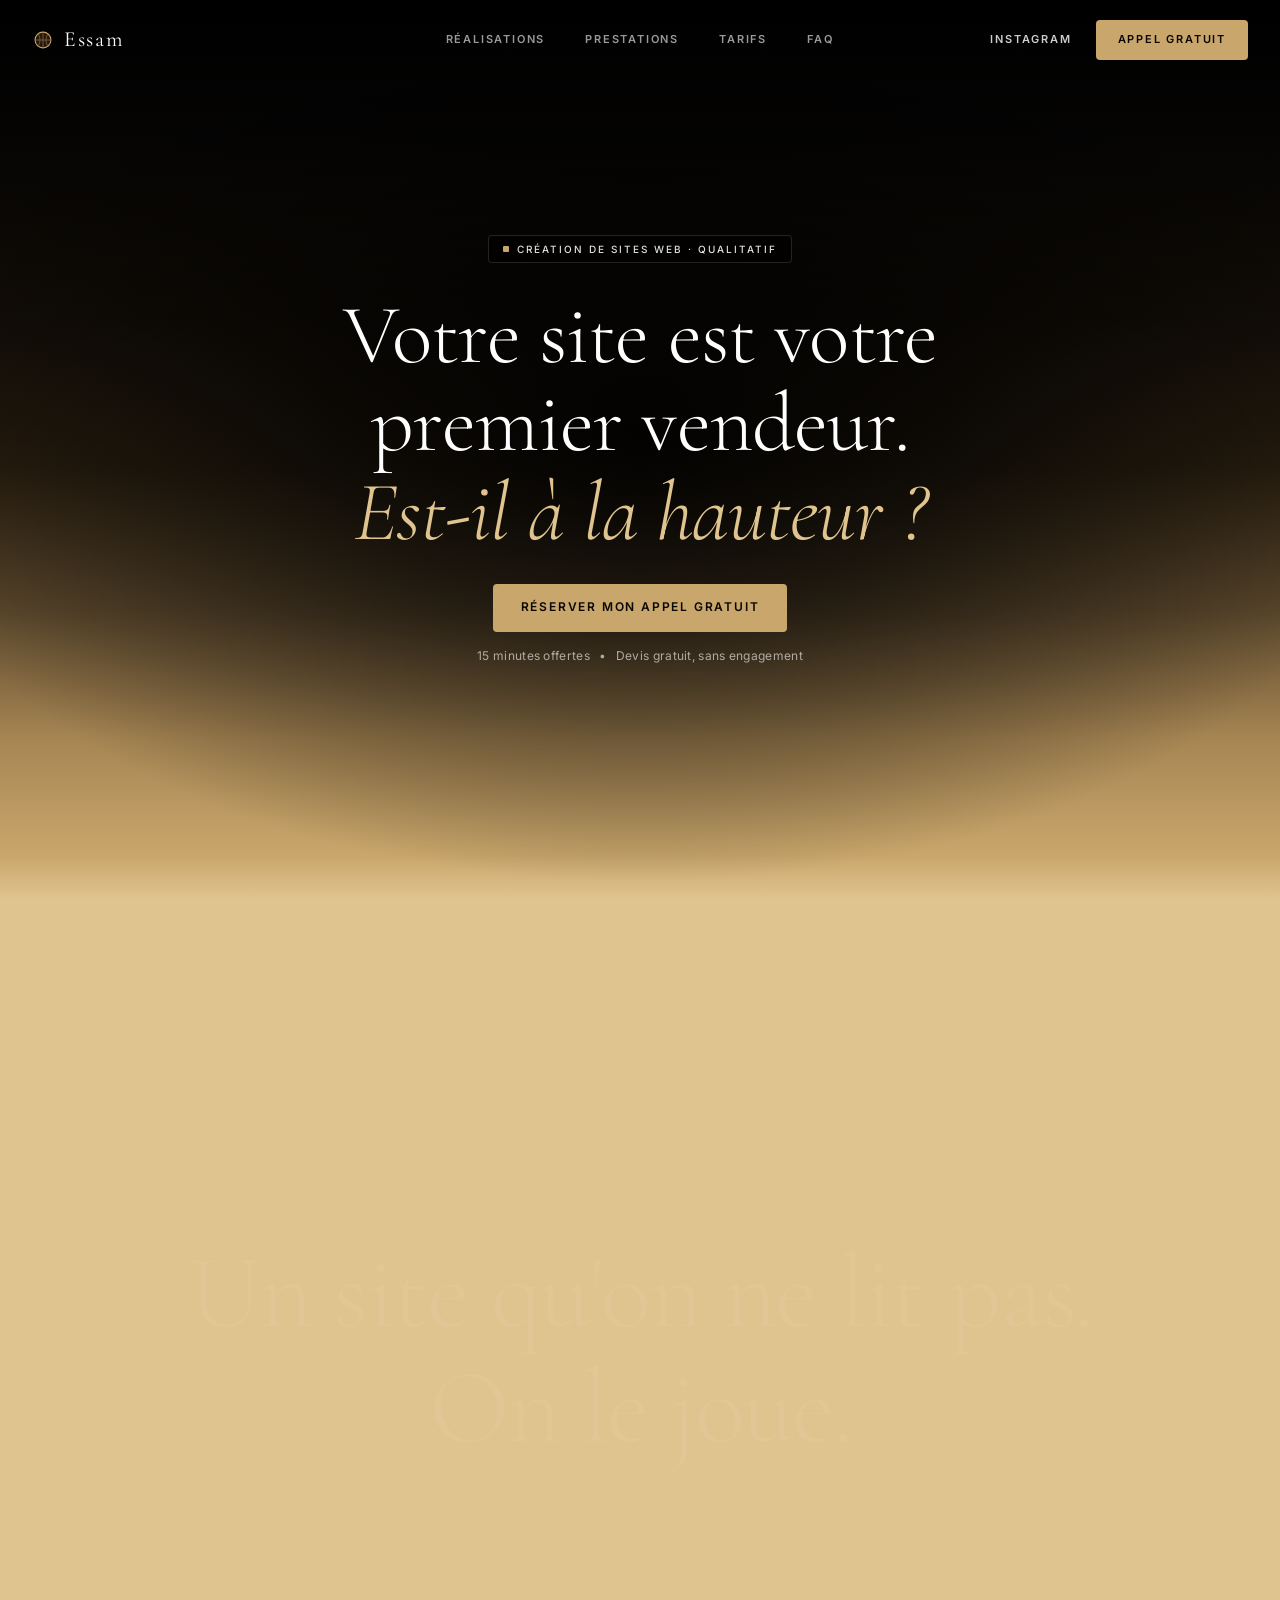
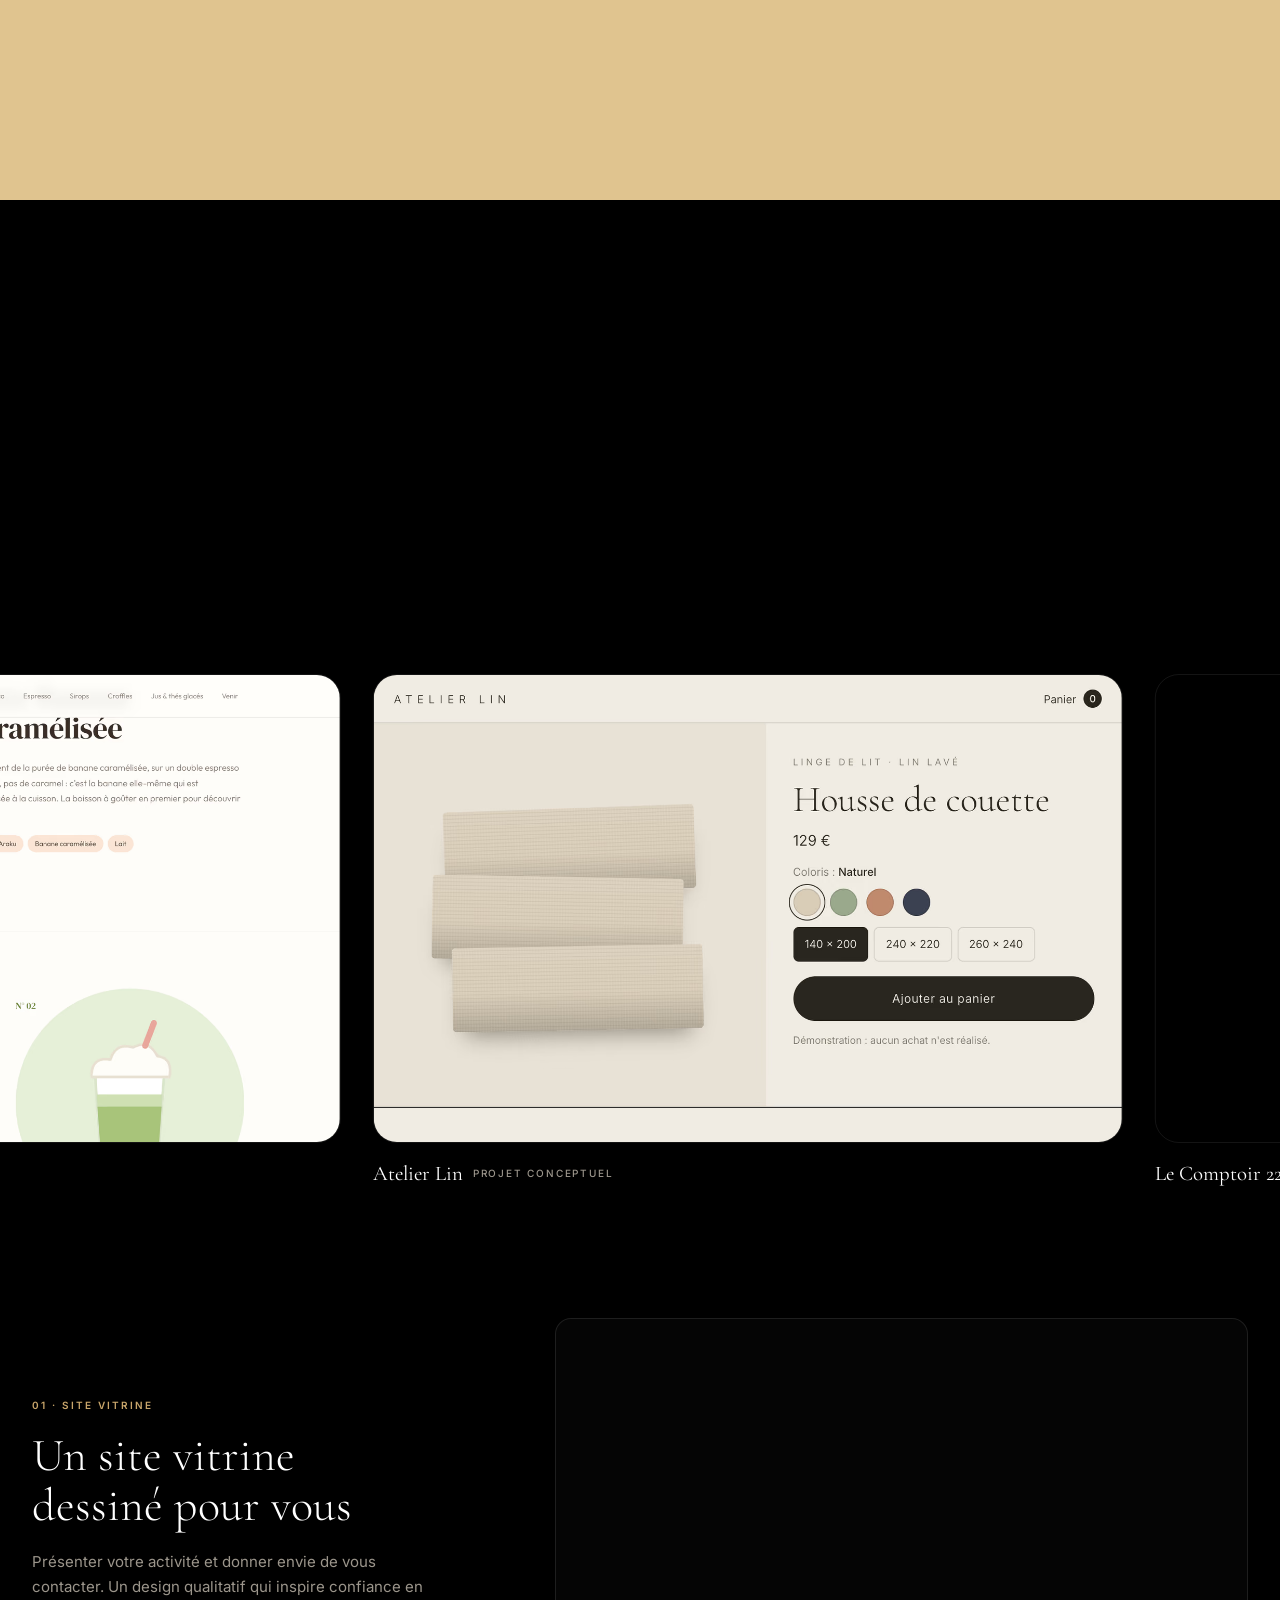
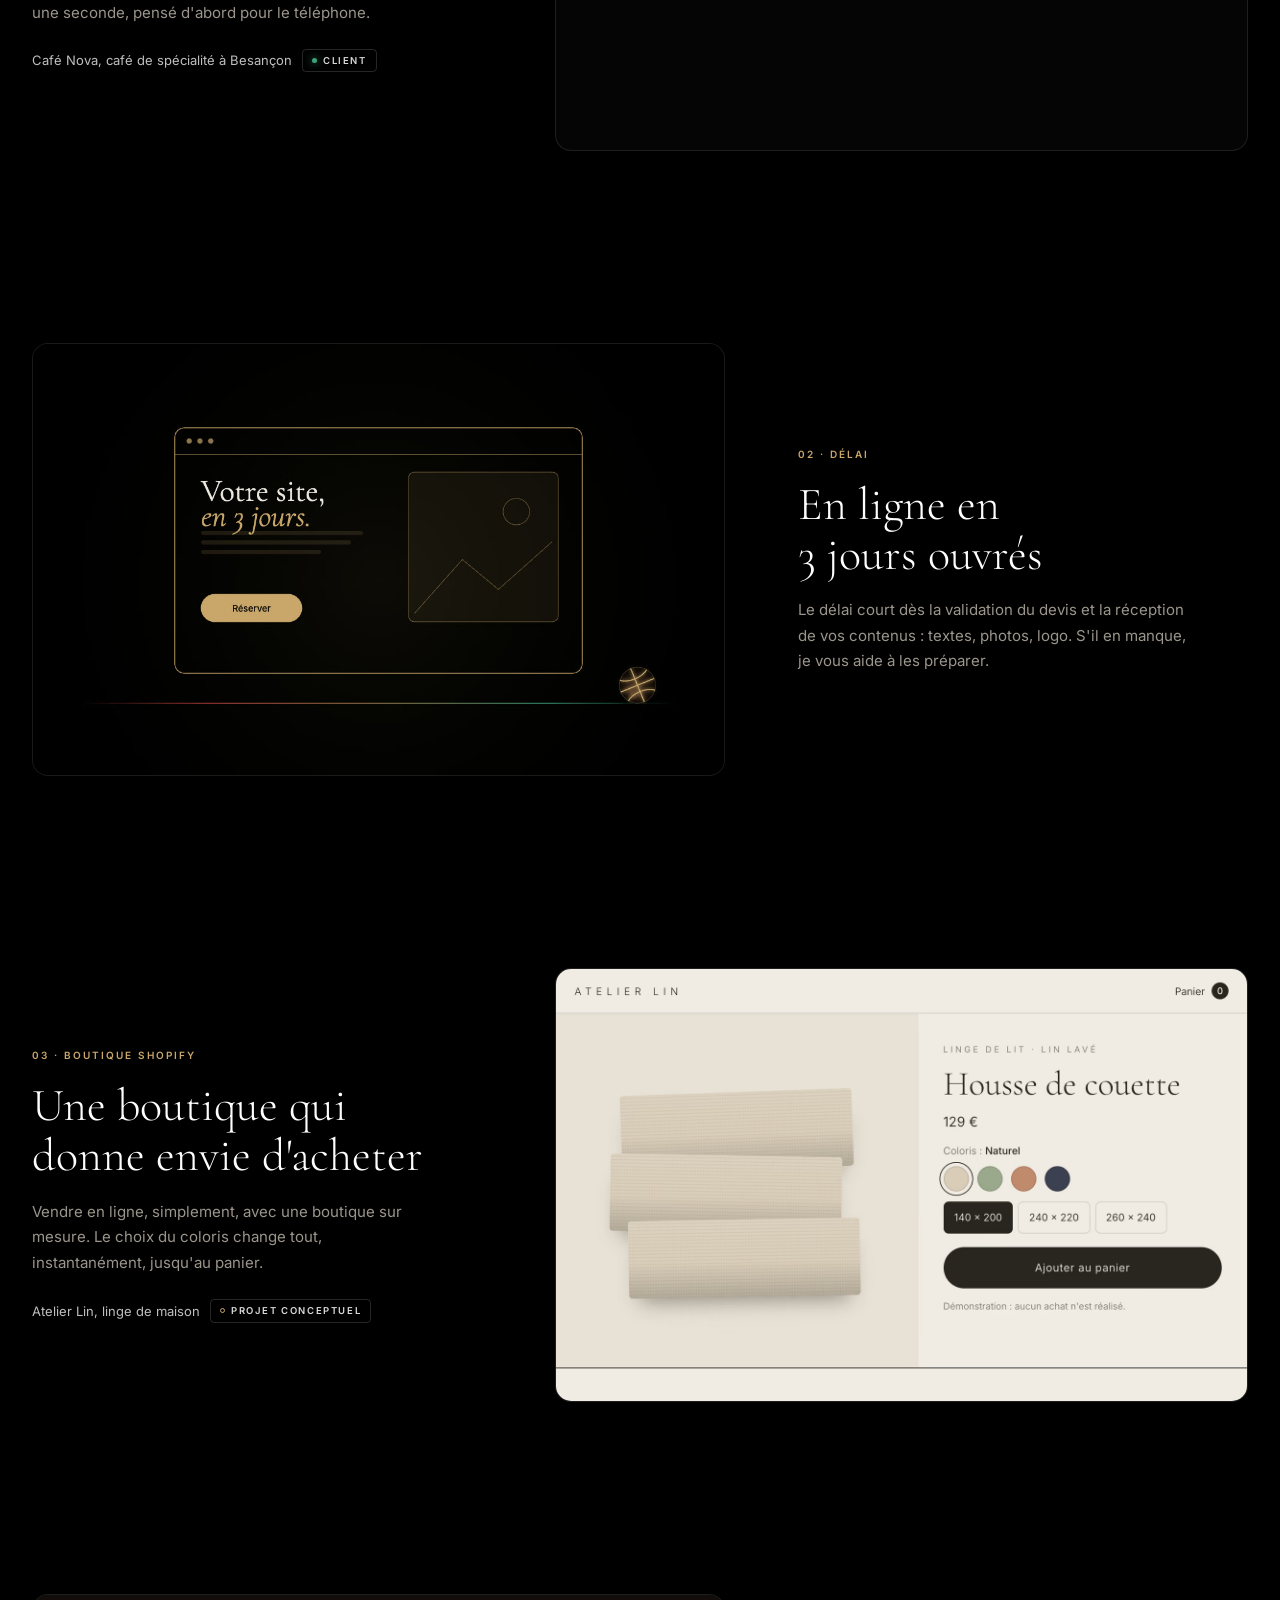
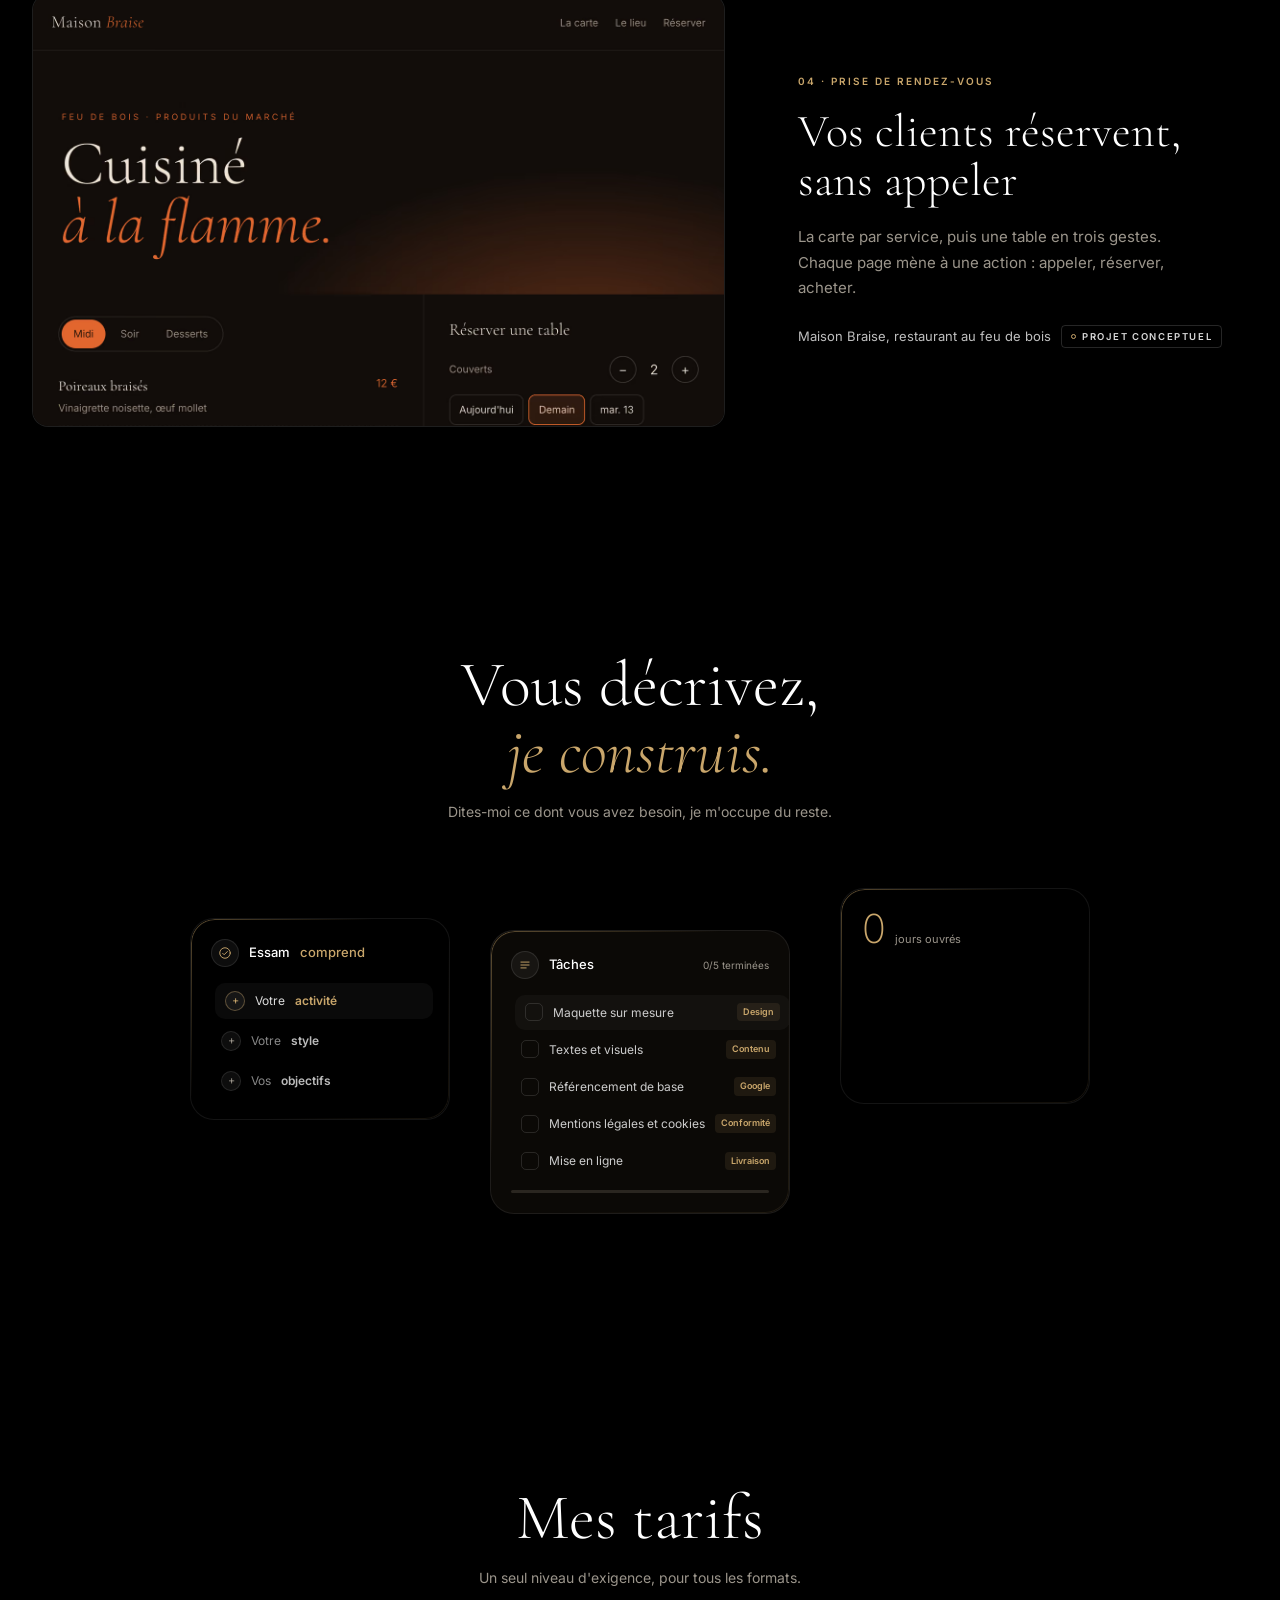
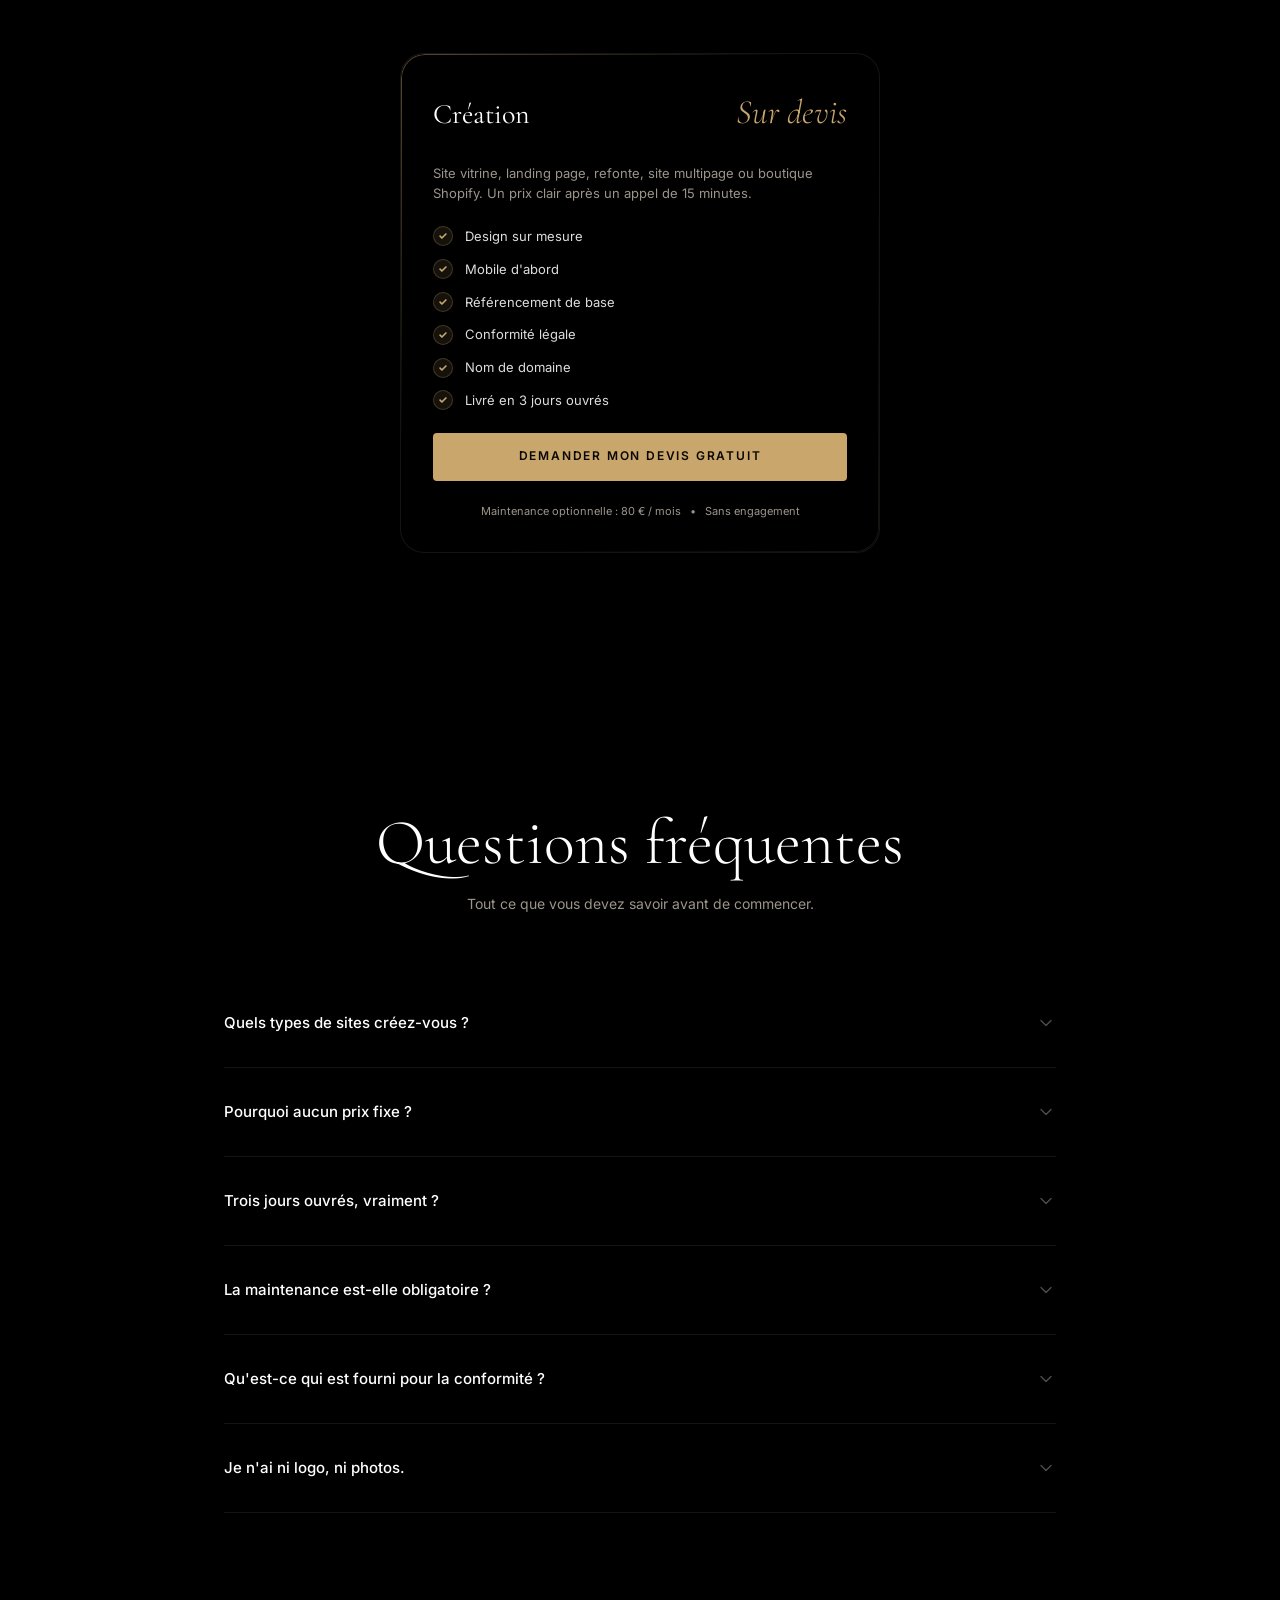
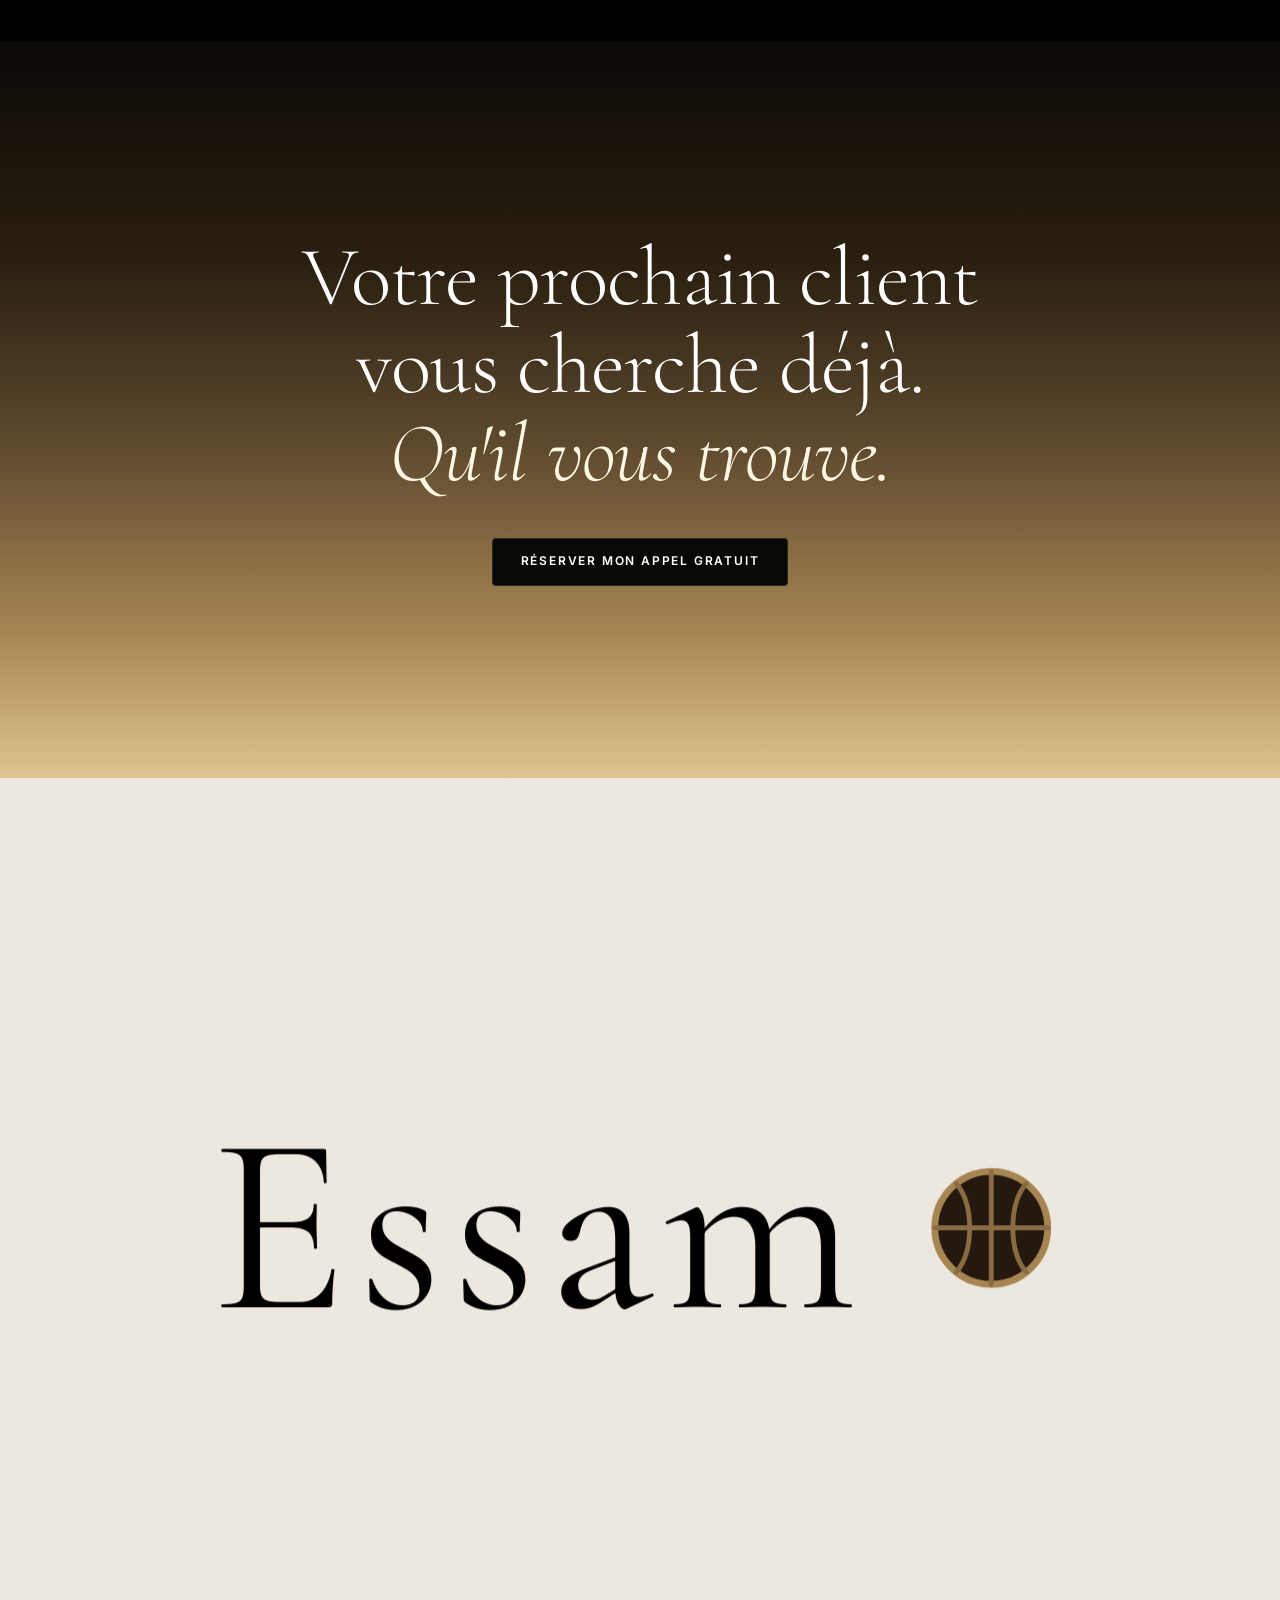
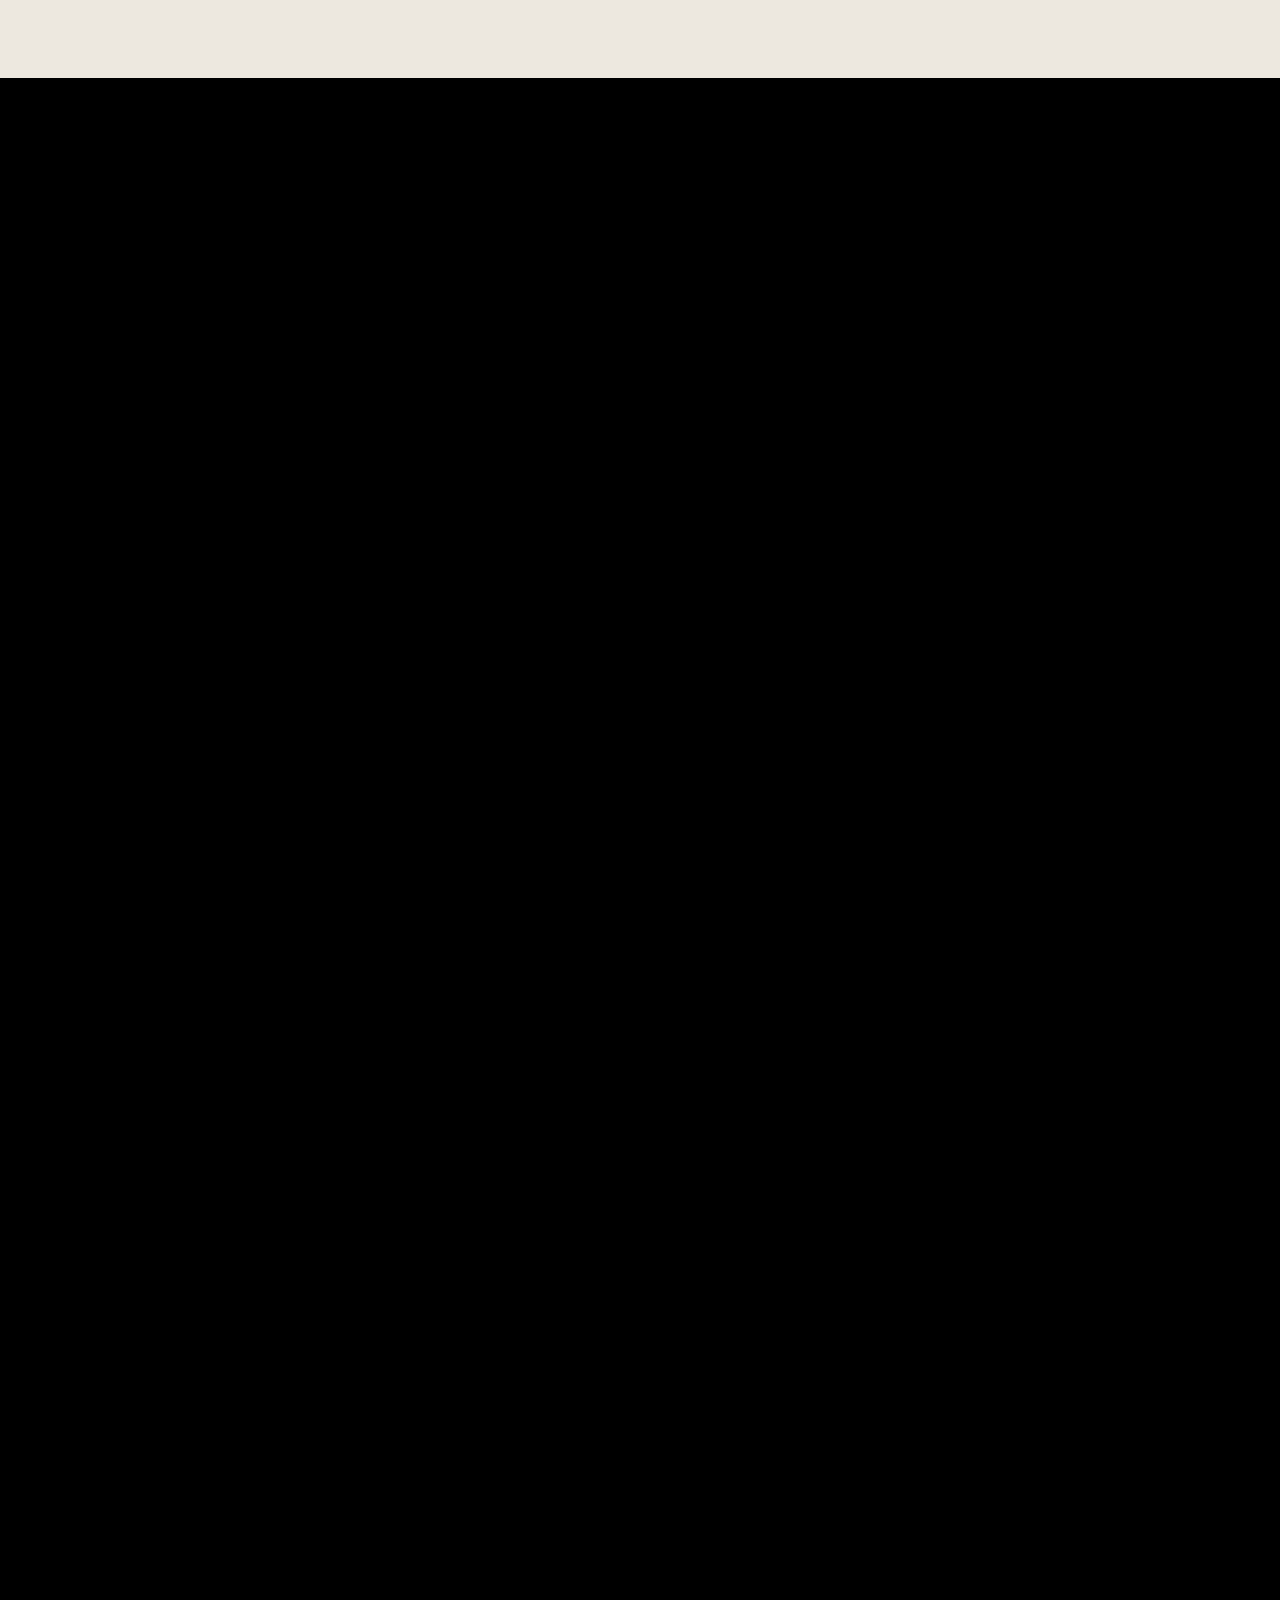
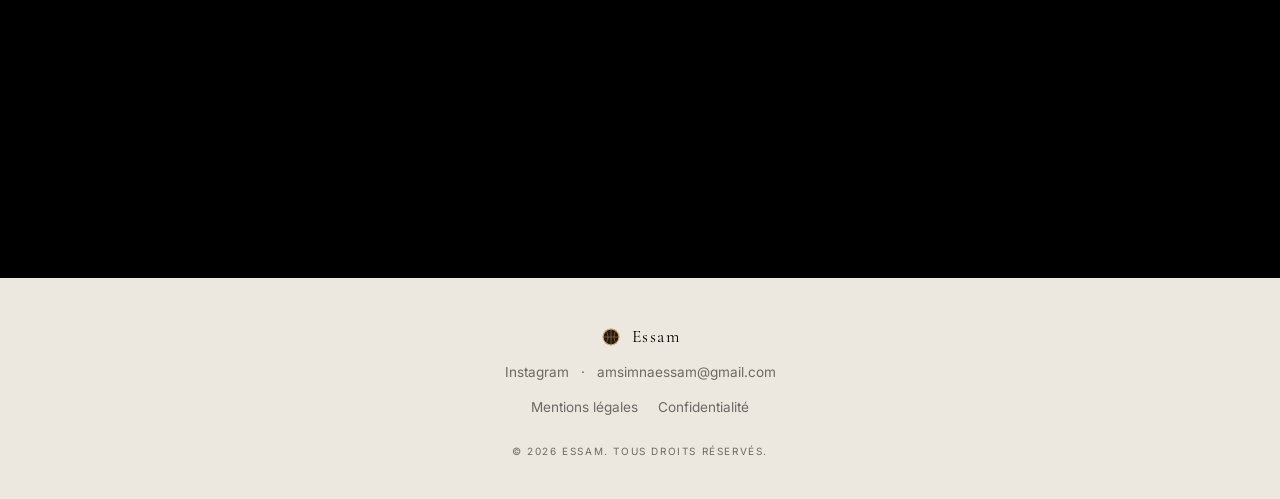
<file: index.html>
<!doctype html>
<html lang="fr">
  <head>
    <meta charset="utf-8" />
    <meta name="viewport" content="width=device-width, initial-scale=1, viewport-fit=cover" />
    <meta name="theme-color" content="#000000" />
    <title>Essam — Créateur de sites web qualitatifs, livrés en 3 jours</title>
    <meta name="description" content="Essam crée des sites vitrines, landing pages, refontes et boutiques Shopify qualitatifs, rapides et conformes. Livrés en 3 jours ouvrés. Appel de 15 min et devis gratuits." />
    <meta property="og:title" content="Essam — Votre site est votre premier vendeur" />
    <meta property="og:description" content="Des sites qualitatifs, rapides, conformes. Livrés en 3 jours ouvrés." />
    <meta property="og:type" content="website" />
    <meta property="og:site_name" content="Essam" />
    <meta property="og:locale" content="fr_FR" />
    <meta property="og:image" content="/og.jpg" />
    <meta name="twitter:card" content="summary_large_image" />
    <link rel="icon" href="/favicon.svg" type="image/svg+xml" />
    <link rel="apple-touch-icon" href="/apple-touch-icon.png" />
    <link rel="preload" href="/fonts/cormorant-300-normal.woff2" as="font" type="font/woff2" crossorigin />
    <link rel="preload" href="/fonts/inter-var.woff2" as="font" type="font/woff2" crossorigin />
    <script>
      // JS actif ; filet de sécurité : si le script principal ne démarre pas, tout reste visible.
      (function (h) { h.classList.add('js'); setTimeout(function () { if (!window.__essam) h.classList.add('anim-fail'); }, 3000); })(document.documentElement);
    </script>
    <script type="application/ld+json">
      {
        "@context": "https://schema.org",
        "@type": "ProfessionalService",
        "name": "Essam",
        "description": "Création de sites web qualitatifs : sites vitrines, landing pages, refontes et boutiques Shopify. Livraison en 3 jours ouvrés.",
        "email": "amsimnaessam@gmail.com",
        "areaServed": { "@type": "Country", "name": "France" },
        "priceRange": "Sur devis",
        "sameAs": ["https://www.instagram.com/ea.essam/"]
      }
    </script>
    <script type="module" crossorigin src="/assets/index-PvaNdQXL.js"></script>
    <link rel="stylesheet" crossorigin href="/assets/style-Drpuu2CN.css">
  </head>
  <body>
    <a class="skip-link" href="#contenu">Aller au contenu</a>

    <!-- HERO ------------------------------------------------------------- -->
    <section class="hero-bg" aria-labelledby="hero-titre">
      <div class="fade-mask" aria-hidden="true"></div>
      <div class="stars" data-stars aria-hidden="true"></div>

      <header class="nav">
        <a class="logo" href="/" aria-label="Essam, accueil">
          <svg class="logo__ball" viewBox="0 0 32 32" aria-hidden="true"><circle cx="16" cy="16" r="11.5" /><path d="M16 4.5V27.5 M4.5 16H27.5 M8.9 7C12.5 11.2 12.5 20.8 8.9 25 M23.1 7C19.5 11.2 19.5 20.8 23.1 25" /></svg>
          <span class="logo__word">Essam</span>
        </a>
        <nav class="nav__center" aria-label="Navigation principale">
          <a class="nav-link" href="#realisations">Réalisations</a>
          <a class="nav-link" href="#prestations">Prestations</a>
          <a class="nav-link" href="#tarifs">Tarifs</a>
          <a class="nav-link" href="#faq">FAQ</a>
        </nav>
        <div class="nav__right">
          <a class="btn-text" href="https://ig.me/m/ea.essam" target="_blank" rel="noopener">Instagram</a>
          <button class="btn-primary" type="button" data-open-modal>Appel gratuit</button>
        </div>
        <button class="menu-toggle" type="button" aria-expanded="false" aria-controls="menu-mobile" data-menu-toggle>
          <span></span><span></span><span></span>
          <span class="visually-hidden">Menu</span>
        </button>
      </header>

      <div class="hero" id="contenu">
        <p class="badge reveal"><span class="badge__dot" aria-hidden="true"></span>Création de sites web · Qualitatif</p>
        <h1 class="headline reveal" id="hero-titre">Votre site est votre premier vendeur.<br /><em>Est-il à la hauteur&nbsp;?</em></h1>
        <div class="hero__cta reveal">
          <button class="btn-primary btn-primary--lg" type="button" data-open-modal>Réserver mon appel gratuit</button>
          <p class="hero__note">15 minutes offertes <span aria-hidden="true">•</span> Devis gratuit, sans engagement</p>
        </div>
      </div>
    </section>

    <div class="menu-mobile" id="menu-mobile" data-menu>
      <nav aria-label="Navigation mobile">
        <a class="mobile-nav-link" href="#realisations">Réalisations</a>
        <a class="mobile-nav-link" href="#prestations">Prestations</a>
        <a class="mobile-nav-link" href="#tarifs">Tarifs</a>
        <a class="mobile-nav-link" href="#faq">FAQ</a>
        <a class="mobile-nav-link" href="https://ig.me/m/ea.essam" target="_blank" rel="noopener">Instagram</a>
        <button class="btn-primary btn-primary--lg" type="button" data-open-modal>Réserver mon appel gratuit</button>
      </nav>
    </div>

    <main>
      <!-- TRANSITION : le fond passe de l'or au noir, la phrase s'écrit lettre à lettre -->
      <section class="scroll-transition" id="scroll-transition" aria-labelledby="scroll-titre">
        <div class="scroll-transition__sticky" data-transition-bg>
          <h2 class="scroll-title" id="scroll-titre" data-scroll-title>Un site qu'on ne lit pas.<br />On le joue.</h2>
        </div>
      </section>

      <!-- RÉALISATIONS : bande qui avance avec le défilement -->
      <section class="marquee-section" id="realisations" aria-label="Réalisations">
        <div class="marquee" data-marquee>
          <figure class="marquee-item"><picture><source type="image/avif" srcset="/img/nova-desktop-hero-1440.avif" /><img src="/img/nova-desktop-hero-1440.webp" alt="Café Nova, accueil : « Ce qu'on sert ici. »" width="1440" height="900" loading="lazy" decoding="async" /></picture><figcaption>Café Nova <span>Client</span></figcaption></figure>
          <figure class="marquee-item"><picture><source type="image/avif" srcset="/img/concept-braise.avif" /><img src="/img/concept-braise.webp" alt="Maison Braise, la carte et la réservation" width="1440" height="900" loading="lazy" decoding="async" /></picture><figcaption>Maison Braise <span>Projet conceptuel</span></figcaption></figure>
          <figure class="marquee-item"><picture><source type="image/avif" srcset="/img/nova-desktop-latte-1440.avif" /><img src="/img/nova-desktop-latte-1440.webp" alt="Café Nova, la fiche du latte" width="1440" height="900" loading="lazy" decoding="async" /></picture><figcaption>Café Nova <span>Client</span></figcaption></figure>
          <figure class="marquee-item"><picture><source type="image/avif" srcset="/img/concept-lin.avif" /><img src="/img/concept-lin.webp" alt="Atelier Lin, fiche produit et panier" width="1440" height="900" loading="lazy" decoding="async" /></picture><figcaption>Atelier Lin <span>Projet conceptuel</span></figcaption></figure>
          <figure class="marquee-item"><picture><source type="image/avif" srcset="/img/concept-comptoir.avif" /><img src="/img/concept-comptoir.webp" alt="Le Comptoir 22, ouverture en direct et services" width="1440" height="900" loading="lazy" decoding="async" /></picture><figcaption>Le Comptoir 22 <span>Projet conceptuel</span></figcaption></figure>
          <figure class="marquee-item"><picture><source type="image/avif" srcset="/img/nova-desktop-sirops-1440.avif" /><img src="/img/nova-desktop-sirops-1440.webp" alt="Café Nova, sirops et croffles" width="1440" height="900" loading="lazy" decoding="async" /></picture><figcaption>Café Nova <span>Client</span></figcaption></figure>
        </div>
      </section>

      <!-- PRESTATIONS : rangées asymétriques 40 / 60 ------------------------- -->
      <div id="prestations">
        <section class="feature" id="feature-vitrine" aria-labelledby="f1-titre">
          <div class="container feature-grid">
            <div class="feature-col-40 reveal">
              <p class="feature__kicker">01 · Site vitrine</p>
              <h2 class="feature__title" id="f1-titre">Un site vitrine dessiné pour vous</h2>
              <p class="feature__text">Présenter votre activité et donner envie de vous contacter. Un design qualitatif qui inspire confiance en une seconde, pensé d'abord pour le téléphone.</p>
              <p class="feature__proof">Café Nova, café de spécialité à Besançon <span class="tag">Client</span></p>
            </div>
            <div class="feature-col-60 reveal">
              <picture><source type="image/avif" srcset="/img/nova-desktop-partenaires-1440.avif" /><img class="feature-media" src="/img/nova-desktop-partenaires-1440.webp" alt="Café Nova, ses deux partenaires : le café Araku et le matcha ANATAE" width="1440" height="900" loading="lazy" decoding="async" /></picture>
            </div>
          </div>
        </section>

        <section class="feature" id="feature-delai" aria-labelledby="f2-titre">
          <div class="container feature-grid row-reverse">
            <div class="feature-col-40 reveal">
              <p class="feature__kicker">02 · Délai</p>
              <h2 class="feature__title" id="f2-titre">En ligne en 3&nbsp;jours ouvrés</h2>
              <p class="feature__text">Le délai court dès la validation du devis et la réception de vos contenus&nbsp;: textes, photos, logo. S'il en manque, je vous aide à les préparer.</p>
            </div>
            <div class="feature-col-60 reveal">
              <video class="feature-media" data-autoplay muted loop playsinline preload="none" poster="/video/essam-motion-poster.jpg" width="1280" height="720" aria-label="Animation : une page se dessine au trait doré, le ballon rebondit sur le bouton Réserver, puis « Votre site, en 3 jours. »">
                <source src="/video/essam-motion.mp4" type="video/mp4" />
              </video>
            </div>
          </div>
        </section>

        <section class="feature" id="feature-boutique" aria-labelledby="f3-titre">
          <div class="container feature-grid">
            <div class="feature-col-40 reveal">
              <p class="feature__kicker">03 · Boutique Shopify</p>
              <h2 class="feature__title" id="f3-titre">Une boutique qui donne envie d'acheter</h2>
              <p class="feature__text">Vendre en ligne, simplement, avec une boutique sur mesure. Le choix du coloris change tout, instantanément, jusqu'au panier.</p>
              <p class="feature__proof">Atelier Lin, linge de maison <span class="tag tag--concept">Projet conceptuel</span></p>
            </div>
            <div class="feature-col-60 reveal">
              <picture><source type="image/avif" srcset="/img/concept-lin.avif" /><img class="feature-media" src="/img/concept-lin.webp" alt="Atelier Lin : housse de couette, coloris, tailles et bouton Ajouter au panier" width="1440" height="900" loading="lazy" decoding="async" /></picture>
            </div>
          </div>
        </section>

        <section class="feature" id="feature-reservation" aria-labelledby="f4-titre">
          <div class="container feature-grid row-reverse">
            <div class="feature-col-40 reveal">
              <p class="feature__kicker">04 · Prise de rendez-vous</p>
              <h2 class="feature__title" id="f4-titre">Vos clients réservent, sans appeler</h2>
              <p class="feature__text">La carte par service, puis une table en trois gestes. Chaque page mène à une action&nbsp;: appeler, réserver, acheter.</p>
              <p class="feature__proof">Maison Braise, restaurant au feu de bois <span class="tag tag--concept">Projet conceptuel</span></p>
            </div>
            <div class="feature-col-60 reveal">
              <picture><source type="image/avif" srcset="/img/concept-braise.avif" /><img class="feature-media" src="/img/concept-braise.webp" alt="Maison Braise : la carte du midi et le module Réserver une table" width="1440" height="900" loading="lazy" decoding="async" /></picture>
            </div>
          </div>
        </section>
      </div>

      <!-- DÉMO : vous décrivez, je construis -------------------------------- -->
      <section class="section" id="demo" aria-labelledby="demo-titre">
        <div class="container">
          <header class="section__head reveal">
            <h2 class="section__title" id="demo-titre">Vous décrivez,<br /><em>je construis.</em></h2>
            <p class="section__sub">Dites-moi ce dont vous avez besoin, je m'occupe du reste.</p>
          </header>

          <div class="cards-area reveal" data-demo>
            <div class="glass-panel card-left" aria-hidden="true">
              <p class="card__head"><span class="icon-circle"><svg viewBox="0 0 24 24"><circle cx="12" cy="12" r="9" /><path d="M8 12.5l2.5 2.5L16 9.5" /></svg></span>Essam <em>comprend</em></p>
              <ul class="understand" data-understand>
                <li><span class="icon-circle icon-circle--sm">+</span>Votre <b>activité</b></li>
                <li><span class="icon-circle icon-circle--sm">+</span>Votre <b>style</b></li>
                <li><span class="icon-circle icon-circle--sm">+</span>Vos <b>objectifs</b></li>
              </ul>
            </div>

            <div class="glass-panel card-mid glow-active">
              <p class="card__head"><span class="icon-circle"><svg viewBox="0 0 24 24"><path d="M5 7h14M5 12h14M5 17h9" /></svg></span>Tâches <span class="card__meta" data-todo-count>0/5 terminées</span></p>
              <ul class="todo" data-todo>
                <li class="todo-item"><span class="todo-checkbox"><svg viewBox="0 0 12 12"><path d="M2.5 6.2l2.2 2.2 4.8-4.8" /></svg></span><span class="todo-label">Maquette sur mesure</span><span class="todo-tag">Design</span></li>
                <li class="todo-item"><span class="todo-checkbox"><svg viewBox="0 0 12 12"><path d="M2.5 6.2l2.2 2.2 4.8-4.8" /></svg></span><span class="todo-label">Textes et visuels</span><span class="todo-tag">Contenu</span></li>
                <li class="todo-item"><span class="todo-checkbox"><svg viewBox="0 0 12 12"><path d="M2.5 6.2l2.2 2.2 4.8-4.8" /></svg></span><span class="todo-label">Référencement de base</span><span class="todo-tag">Google</span></li>
                <li class="todo-item"><span class="todo-checkbox"><svg viewBox="0 0 12 12"><path d="M2.5 6.2l2.2 2.2 4.8-4.8" /></svg></span><span class="todo-label">Mentions légales et cookies</span><span class="todo-tag">Conformité</span></li>
                <li class="todo-item"><span class="todo-checkbox"><svg viewBox="0 0 12 12"><path d="M2.5 6.2l2.2 2.2 4.8-4.8" /></svg></span><span class="todo-label">Mise en ligne</span><span class="todo-tag">Livraison</span></li>
              </ul>
              <div class="progress-track"><div class="progress-fill" data-progress></div></div>
            </div>

            <div class="glass-panel card-right" aria-hidden="true">
              <p class="card__count"><b data-days>0</b> <span>jours ouvrés</span></p>
              <ul class="actions" data-actions></ul>
            </div>
          </div>
        </div>
      </section>

      <!-- TARIFS ------------------------------------------------------------ -->
      <section class="section" id="tarifs" aria-labelledby="tarifs-titre">
        <div class="container">
          <header class="section__head reveal">
            <h2 class="section__title" id="tarifs-titre">Mes tarifs</h2>
            <p class="section__sub">Un seul niveau d'exigence, pour tous les formats.</p>
          </header>
          <article class="pricing-card glass-panel reveal">
            <div class="pricing-card__top">
              <h3>Création</h3>
              <p class="pricing-card__price">Sur devis</p>
            </div>
            <p class="pricing-card__desc">Site vitrine, landing page, refonte, site multipage ou boutique Shopify. Un prix clair après un appel de 15&nbsp;minutes.</p>
            <ul class="pricing-card__list">
              <li><span class="check-circle"><svg viewBox="0 0 12 12"><path d="M2.5 6.2l2.2 2.2 4.8-4.8" /></svg></span>Design sur mesure</li>
              <li><span class="check-circle"><svg viewBox="0 0 12 12"><path d="M2.5 6.2l2.2 2.2 4.8-4.8" /></svg></span>Mobile d'abord</li>
              <li><span class="check-circle"><svg viewBox="0 0 12 12"><path d="M2.5 6.2l2.2 2.2 4.8-4.8" /></svg></span>Référencement de base</li>
              <li><span class="check-circle"><svg viewBox="0 0 12 12"><path d="M2.5 6.2l2.2 2.2 4.8-4.8" /></svg></span>Conformité légale</li>
              <li><span class="check-circle"><svg viewBox="0 0 12 12"><path d="M2.5 6.2l2.2 2.2 4.8-4.8" /></svg></span>Nom de domaine</li>
              <li><span class="check-circle"><svg viewBox="0 0 12 12"><path d="M2.5 6.2l2.2 2.2 4.8-4.8" /></svg></span>Livré en 3 jours ouvrés</li>
            </ul>
            <button class="btn-primary btn-primary--block" type="button" data-open-modal>Demander mon devis gratuit</button>
            <p class="pricing-card__note">Maintenance optionnelle&nbsp;: 80&nbsp;€ / mois <span aria-hidden="true">•</span> Sans engagement</p>
          </article>
        </div>
      </section>

      <!-- FAQ ---------------------------------------------------------------- -->
      <section class="section faq" id="faq" aria-labelledby="faq-titre" data-faq>
        <div class="container container--narrow">
          <header class="section__head reveal">
            <h2 class="section__title" id="faq-titre">Questions fréquentes</h2>
            <p class="section__sub">Tout ce que vous devez savoir avant de commencer.</p>
          </header>
          <div class="faq__list reveal">
            <div class="faq-item">
              <h3><button class="faq-question" type="button" aria-expanded="false" aria-controls="faq-1">Quels types de sites créez-vous&nbsp;?<svg class="faq-icon" viewBox="0 0 24 24" aria-hidden="true"><path d="M6 9l6 6 6-6" /></svg></button></h3>
              <div class="faq-answer" id="faq-1" role="region"><p>Tout type de site&nbsp;: site vitrine, landing page, refonte, site multipage, boutique Shopify et prise de rendez-vous en ligne. Un seul standard&nbsp;: qualitatif.</p></div>
            </div>
            <div class="faq-item">
              <h3><button class="faq-question" type="button" aria-expanded="false" aria-controls="faq-2">Pourquoi aucun prix fixe&nbsp;?<svg class="faq-icon" viewBox="0 0 24 24" aria-hidden="true"><path d="M6 9l6 6 6-6" /></svg></button></h3>
              <div class="faq-answer" id="faq-2" role="region"><p>Parce qu'une landing page et une boutique Shopify n'ont rien à voir. Le devis est gratuit, rapide et sans engagement&nbsp;: vous savez exactement ce que vous payez avant de commencer.</p></div>
            </div>
            <div class="faq-item">
              <h3><button class="faq-question" type="button" aria-expanded="false" aria-controls="faq-3">Trois jours ouvrés, vraiment&nbsp;?<svg class="faq-icon" viewBox="0 0 24 24" aria-hidden="true"><path d="M6 9l6 6 6-6" /></svg></button></h3>
              <div class="faq-answer" id="faq-3" role="region"><p>Oui, à partir de la validation du devis et de la réception de vos contenus (textes, photos, logo). Si un contenu manque, je vous aide à le préparer.</p></div>
            </div>
            <div class="faq-item">
              <h3><button class="faq-question" type="button" aria-expanded="false" aria-controls="faq-4">La maintenance est-elle obligatoire&nbsp;?<svg class="faq-icon" viewBox="0 0 24 24" aria-hidden="true"><path d="M6 9l6 6 6-6" /></svg></button></h3>
              <div class="faq-answer" id="faq-4" role="region"><p>Non. Elle est optionnelle. Votre site vous appartient et fonctionne sans abonnement. La maintenance (80&nbsp;€ par mois) sert à le garder à jour et à le faire évoluer sans y penser.</p></div>
            </div>
            <div class="faq-item">
              <h3><button class="faq-question" type="button" aria-expanded="false" aria-controls="faq-5">Qu'est-ce qui est fourni pour la conformité&nbsp;?<svg class="faq-icon" viewBox="0 0 24 24" aria-hidden="true"><path d="M6 9l6 6 6-6" /></svg></button></h3>
              <div class="faq-answer" id="faq-5" role="region"><p>Les mentions légales, la politique de confidentialité, un bandeau cookies qui respecte votre choix et un site accessible. Je les mets en place&nbsp;; les textes juridiques restent à valider par vous ou un professionnel du droit.</p></div>
            </div>
            <div class="faq-item">
              <h3><button class="faq-question" type="button" aria-expanded="false" aria-controls="faq-6">Je n'ai ni logo, ni photos.<svg class="faq-icon" viewBox="0 0 24 24" aria-hidden="true"><path d="M6 9l6 6 6-6" /></svg></button></h3>
              <div class="faq-answer" id="faq-6" role="region"><p>On en parle pendant l'appel. Je vous oriente vers la solution la plus simple pour démarrer avec un rendu qualitatif.</p></div>
            </div>
          </div>
        </div>
      </section>

      <!-- CTA ---------------------------------------------------------------- -->
      <section class="cta-bg" id="cta" aria-labelledby="cta-titre">
        <div class="stars stars--cta" data-stars aria-hidden="true"></div>
        <div class="container cta reveal">
          <h2 class="headline" id="cta-titre">Votre prochain client vous cherche déjà.<br /><em>Qu'il vous trouve.</em></h2>
          <button class="btn-dark" type="button" data-open-modal>Réserver mon appel gratuit</button>
        </div>
      </section>

      <!-- LE NOM QUI GRANDIT : le fond passe de l'or au crème ------------------ -->
      <section class="dimension-shift" id="dimension-shift" aria-hidden="true">
        <div class="dimension-shift__sticky" data-dimension-bg>
          <div class="dimension-logo" data-dimension-logo>
            <span class="dimension-logo__word" data-dimension-word>Essam</span>
            <svg class="dimension-logo__ball" viewBox="0 0 32 32"><circle cx="16" cy="16" r="11.5" /><path d="M16 4.5V27.5 M4.5 16H27.5 M8.9 7C12.5 11.2 12.5 20.8 8.9 25 M23.1 7C19.5 11.2 19.5 20.8 23.1 25" /></svg>
          </div>
        </div>
      </section>
    </main>

    <footer class="footer">
      <a class="logo logo--dark" href="/" aria-label="Essam, accueil">
        <svg class="logo__ball" viewBox="0 0 32 32" aria-hidden="true"><circle cx="16" cy="16" r="11.5" /><path d="M16 4.5V27.5 M4.5 16H27.5 M8.9 7C12.5 11.2 12.5 20.8 8.9 25 M23.1 7C19.5 11.2 19.5 20.8 23.1 25" /></svg>
        <span class="logo__word">Essam</span>
      </a>
      <p><a class="footer-link" href="https://www.instagram.com/ea.essam/" target="_blank" rel="noopener">Instagram</a> <span aria-hidden="true">·</span> <a class="footer-link" href="mailto:amsimnaessam@gmail.com">amsimnaessam@gmail.com</a></p>
      <p><a class="footer-link" href="/legal#mentions">Mentions légales</a> <a class="footer-link" href="/legal#confidentialite">Confidentialité</a></p>
      <p class="footer__copy">© <span data-year>2026</span> Essam. Tous droits réservés.</p>
    </footer>

    <!-- FENÊTRE : demande d'appel / de devis (Netlify Forms) ------------------- -->
    <div class="modal" id="access-modal" role="dialog" aria-modal="true" aria-labelledby="modal-titre" hidden data-modal>
      <div class="modal__panel">
        <button class="modal__close" type="button" aria-label="Fermer" data-close-modal>×</button>
        <div data-form-view>
          <h2 class="modal__title" id="modal-titre">Presque là&nbsp;!</h2>
          <p class="modal__sub">Quatre réponses, et je vous rappelle pour l'appel gratuit de 15&nbsp;minutes.</p>
          <form name="devis" method="POST" data-netlify="true" netlify-honeypot="bot-field" novalidate data-form>
            <input type="hidden" name="form-name" value="devis" />
            <p class="visually-hidden"><label>Ne pas remplir <input name="bot-field" tabindex="-1" autocomplete="off" /></label></p>

            <div class="form-group">
              <label class="form-label" for="modal-email">1. Adresse e-mail</label>
              <input class="form-input" id="modal-email" name="email" type="email" autocomplete="email" required placeholder="vous@exemple.fr" />
              <p class="form-error" data-error-for="email">Indiquez une adresse e-mail valide.</p>
            </div>

            <fieldset class="form-group">
              <legend class="form-label">2. Quel site voulez-vous&nbsp;?</legend>
              <div class="options">
                <label class="option"><input type="radio" name="type" value="Site vitrine" required /><span>Site vitrine</span></label>
                <label class="option"><input type="radio" name="type" value="Boutique Shopify" /><span>Boutique Shopify</span></label>
                <label class="option"><input type="radio" name="type" value="Landing page" /><span>Landing page</span></label>
                <label class="option"><input type="radio" name="type" value="Refonte" /><span>Refonte</span></label>
                <label class="option"><input type="radio" name="type" value="Je ne sais pas encore" /><span>Je ne sais pas encore</span></label>
              </div>
              <p class="form-error" data-error-for="type">Choisissez une réponse.</p>
            </fieldset>

            <fieldset class="form-group">
              <legend class="form-label">3. Votre activité</legend>
              <div class="options">
                <label class="option"><input type="radio" name="activite" value="Commerce" required /><span>Commerce</span></label>
                <label class="option"><input type="radio" name="activite" value="Restaurant ou café" /><span>Restaurant ou café</span></label>
                <label class="option"><input type="radio" name="activite" value="Indépendant" /><span>Indépendant</span></label>
                <label class="option"><input type="radio" name="activite" value="Entreprise" /><span>Entreprise</span></label>
                <label class="option"><input type="radio" name="activite" value="Autre" /><span>Autre</span></label>
              </div>
              <p class="form-error" data-error-for="activite">Choisissez une réponse.</p>
            </fieldset>

            <fieldset class="form-group">
              <legend class="form-label">4. Aujourd'hui, vous avez…</legend>
              <div class="options">
                <label class="option"><input type="radio" name="situation" value="Pas de site" required /><span>Pas de site</span></label>
                <label class="option"><input type="radio" name="situation" value="Un site daté" /><span>Un site daté</span></label>
                <label class="option"><input type="radio" name="situation" value="Un site qui ne vend pas" /><span>Un site qui ne vend pas</span></label>
                <label class="option"><input type="radio" name="situation" value="Autre" /><span>Autre</span></label>
              </div>
              <p class="form-error" data-error-for="situation">Choisissez une réponse.</p>
            </fieldset>

            <label class="consent"><input type="checkbox" name="consentement" value="oui" required /><span>J'accepte d'être recontacté au sujet de ma demande. <a href="/legal#confidentialite">Confidentialité</a></span></label>
            <p class="form-error" data-error-for="consentement">Cochez la case pour envoyer.</p>

            <button class="btn-primary btn-primary--block submit-details" type="submit">Envoyer ma demande</button>
            <p class="form-status" role="status" data-form-status></p>
          </form>
        </div>
        <div class="success-view" data-success-view hidden>
          <span class="success-view__icon" aria-hidden="true"><svg viewBox="0 0 24 24"><path d="M5 12.5l4.5 4.5L19 7.5" /></svg></span>
          <h2 class="modal__title" tabindex="-1">Demande reçue</h2>
          <p class="modal__sub">Merci. Je reviens vers vous très vite pour fixer l'appel.</p>
          <p class="modal__sub">Pensez à regarder vos spams.</p>
        </div>
      </div>
    </div>

  </body>
</html>
</file>
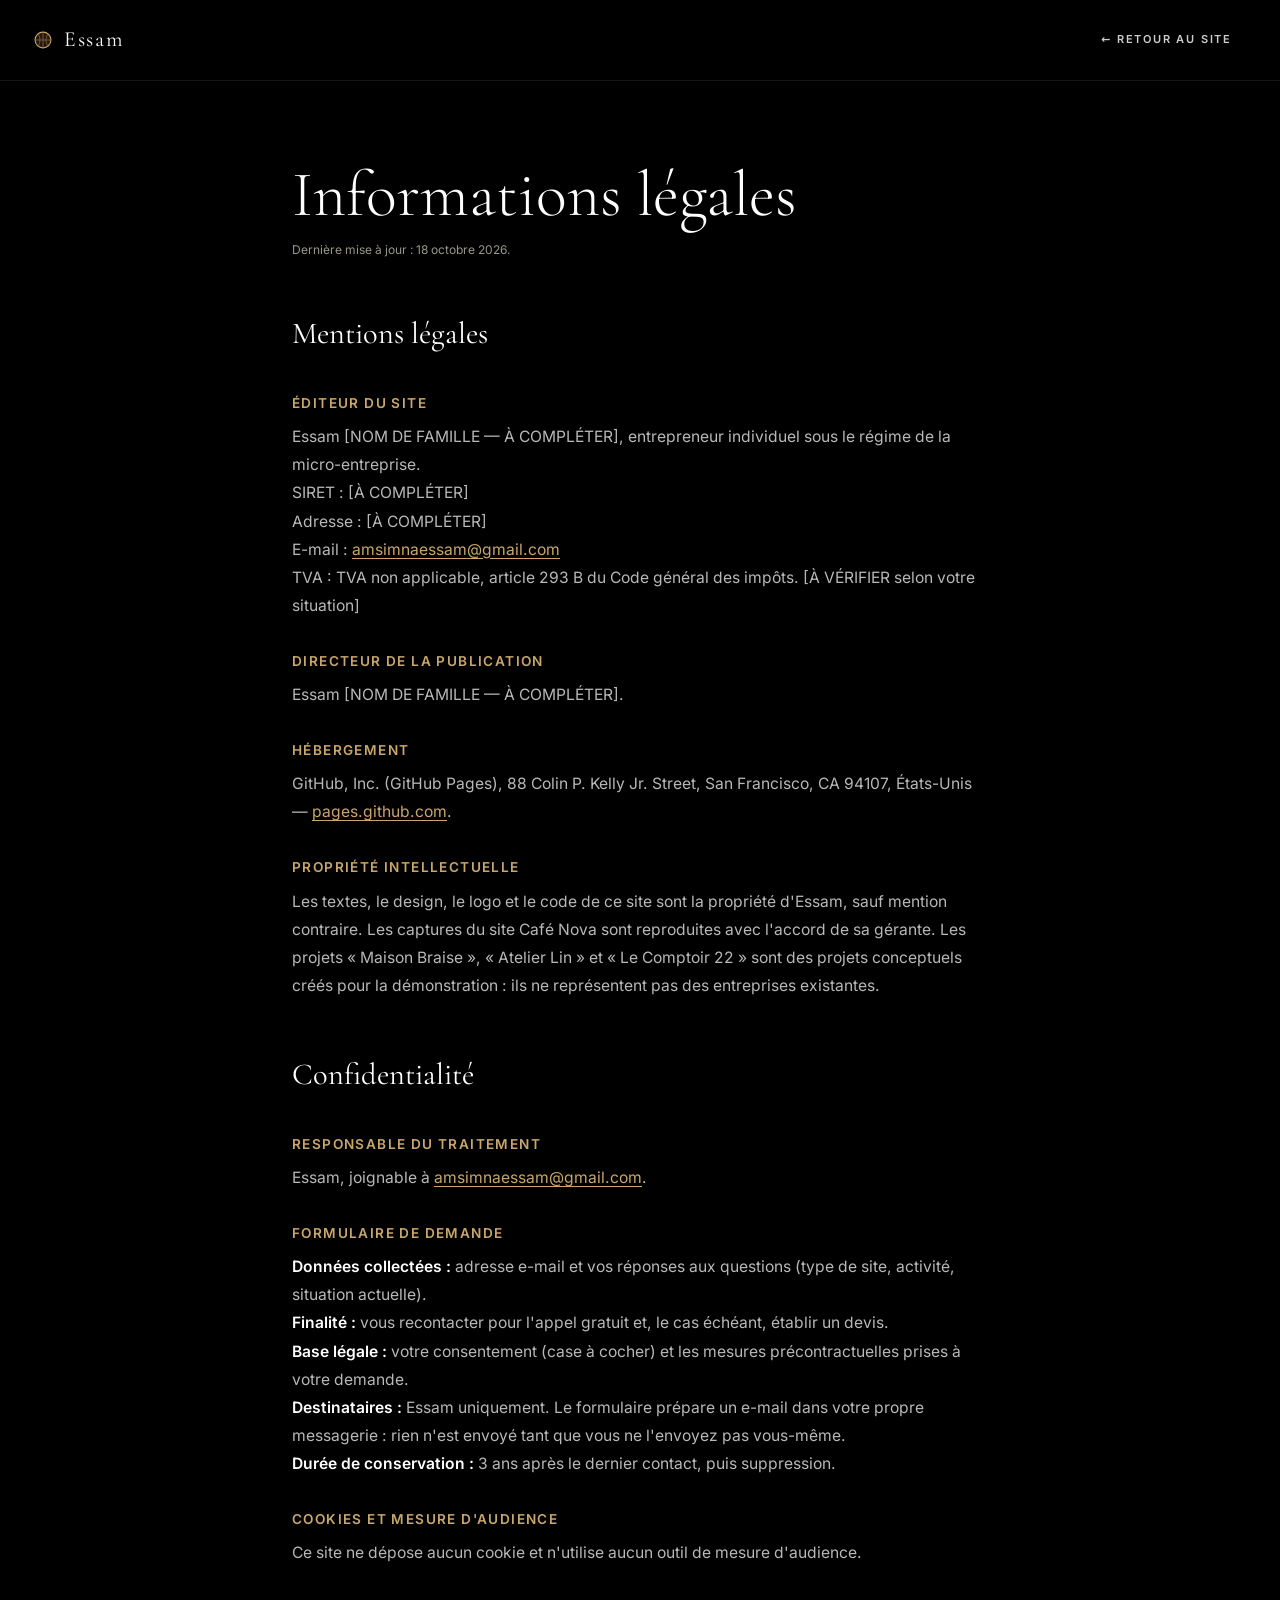
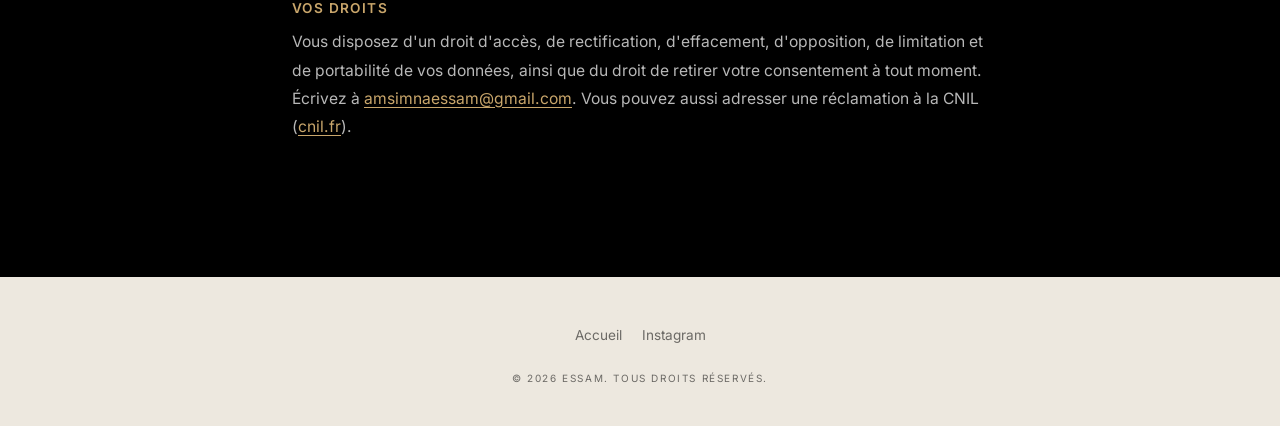
<file: legal.html>
<!doctype html>
<html lang="fr">
  <head>
    <meta charset="utf-8" />
    <meta name="viewport" content="width=device-width, initial-scale=1, viewport-fit=cover" />
    <meta name="theme-color" content="#000000" />
    <title>Informations légales — Essam</title>
    <meta name="description" content="Mentions légales et politique de confidentialité du site d'Essam, créateur de sites web." />
    <meta name="robots" content="noindex" />
    <link rel="icon" href="/favicon.svg" type="image/svg+xml" />
    <link rel="preload" href="/fonts/cormorant-300-normal.woff2" as="font" type="font/woff2" crossorigin />
    <link rel="preload" href="/fonts/inter-var.woff2" as="font" type="font/woff2" crossorigin />
    <script>document.documentElement.classList.add('js');</script>
    <link rel="stylesheet" crossorigin href="/assets/style-Drpuu2CN.css">
  </head>
  <body class="page-legal">
    <header class="nav">
      <a class="logo" href="/" aria-label="Essam, accueil">
        <svg class="logo__ball" viewBox="0 0 32 32" aria-hidden="true"><circle cx="16" cy="16" r="11.5" /><path d="M16 4.5V27.5 M4.5 16H27.5 M8.9 7C12.5 11.2 12.5 20.8 8.9 25 M23.1 7C19.5 11.2 19.5 20.8 23.1 25" /></svg>
        <span class="logo__word">Essam</span>
      </a>
      <a class="btn-text" href="/">← Retour au site</a>
    </header>

    <main class="policy">
      <h1>Informations légales</h1>
      <p class="policy__updated">Dernière mise à jour&nbsp;: 18 octobre 2026.</p>

      <div class="policy-content">
        <h2 id="mentions">Mentions légales</h2>
        <h3>Éditeur du site</h3>
        <p>Essam [NOM DE FAMILLE — À COMPLÉTER], entrepreneur individuel sous le régime de la micro-entreprise.<br />SIRET&nbsp;: [À COMPLÉTER]<br />Adresse&nbsp;: [À COMPLÉTER]<br />E-mail&nbsp;: <a href="mailto:amsimnaessam@gmail.com">amsimnaessam@gmail.com</a><br />TVA&nbsp;: TVA non applicable, article 293&nbsp;B du Code général des impôts. [À VÉRIFIER selon votre situation]</p>
        <h3>Directeur de la publication</h3>
        <p>Essam [NOM DE FAMILLE — À COMPLÉTER].</p>
        <h3>Hébergement</h3>
        <p>GitHub, Inc. (GitHub Pages), 88 Colin P. Kelly Jr. Street, San Francisco, CA 94107, États-Unis — <a href="https://pages.github.com" target="_blank" rel="noopener">pages.github.com</a>.</p>
        <h3>Propriété intellectuelle</h3>
        <p>Les textes, le design, le logo et le code de ce site sont la propriété d'Essam, sauf mention contraire. Les captures du site Café Nova sont reproduites avec l'accord de sa gérante. Les projets «&nbsp;Maison Braise&nbsp;», «&nbsp;Atelier Lin&nbsp;» et «&nbsp;Le Comptoir 22&nbsp;» sont des projets conceptuels créés pour la démonstration&nbsp;: ils ne représentent pas des entreprises existantes.</p>

        <h2 id="confidentialite">Confidentialité</h2>
        <h3>Responsable du traitement</h3>
        <p>Essam, joignable à <a href="mailto:amsimnaessam@gmail.com">amsimnaessam@gmail.com</a>.</p>
        <h3>Formulaire de demande</h3>
        <p><strong>Données collectées&nbsp;:</strong> adresse e-mail et vos réponses aux questions (type de site, activité, situation actuelle).<br /><strong>Finalité&nbsp;:</strong> vous recontacter pour l'appel gratuit et, le cas échéant, établir un devis.<br /><strong>Base légale&nbsp;:</strong> votre consentement (case à cocher) et les mesures précontractuelles prises à votre demande.<br /><strong>Destinataires&nbsp;:</strong> Essam uniquement. Le formulaire prépare un e-mail dans votre propre messagerie&nbsp;: rien n'est envoyé tant que vous ne l'envoyez pas vous-même.<br /><strong>Durée de conservation&nbsp;:</strong> 3 ans après le dernier contact, puis suppression.</p>
        <h3>Cookies et mesure d'audience</h3>
        <p>Ce site ne dépose aucun cookie et n'utilise aucun outil de mesure d'audience.</p>
        <h3>Vos droits</h3>
        <p>Vous disposez d'un droit d'accès, de rectification, d'effacement, d'opposition, de limitation et de portabilité de vos données, ainsi que du droit de retirer votre consentement à tout moment. Écrivez à <a href="mailto:amsimnaessam@gmail.com">amsimnaessam@gmail.com</a>. Vous pouvez aussi adresser une réclamation à la CNIL (<a href="https://www.cnil.fr" target="_blank" rel="noopener">cnil.fr</a>).</p>
      </div>
    </main>

    <footer class="footer">
      <p><a class="footer-link" href="/">Accueil</a> <a class="footer-link" href="https://www.instagram.com/ea.essam/" target="_blank" rel="noopener">Instagram</a></p>
      <p class="footer__copy">© 2026 Essam. Tous droits réservés.</p>
    </footer>
  </body>
</html>
</file>
<file: assets/style-Drpuu2CN.css>
@font-face{font-family:Inter;src:url(/fonts/inter-var.woff2) format("woff2");font-weight:200 700;font-display:swap}@font-face{font-family:Cormorant Garamond;src:url(/fonts/cormorant-300-normal.woff2) format("woff2");font-weight:300;font-display:swap}@font-face{font-family:Cormorant Garamond;src:url(/fonts/cormorant-300-italic.woff2) format("woff2");font-weight:300;font-style:italic;font-display:swap}@font-face{font-family:Cormorant Garamond;src:url(/fonts/cormorant-400-normal.woff2) format("woff2");font-weight:400;font-display:swap}:root{--void: #000000;--ink-950: #050403;--ink-900: #0b0906;--surface: #0b0b0d;--gold: #c9a66b;--gold-rgb: 201, 166, 107;--gold-deep: #a68553;--gold-dim: #5e4a2e;--gold-light: #e0c48f;--cream: #ede8df;--text: #ede8df;--muted: #9b958b;--line: rgba(255, 255, 255, .08);--line-strong: rgba(255, 255, 255, .15);--red: #c2413f;--green: #3fa37a;--filet: linear-gradient(90deg, transparent, var(--red) 22%, var(--gold-deep) 50%, var(--green) 78%, transparent);--f-display: "Cormorant Garamond", "Times New Roman", serif;--f-text: "Inter", system-ui, -apple-system, "Segoe UI", sans-serif;--container: 1280px;--gutter: 24px;--radius-sm: 4px;--radius-md: 1rem;--radius-lg: 1.5rem;--ease: cubic-bezier(.4, 0, .2, 1)}@media(min-width:768px){:root{--gutter: 32px}}*,*:before,*:after{box-sizing:border-box;margin:0;padding:0}html{scroll-behavior:smooth;-webkit-text-size-adjust:100%;background:var(--void)}body{font-family:var(--f-text);background:var(--void);color:var(--text);overflow-x:hidden;-webkit-font-smoothing:antialiased;line-height:1.6}img,video,svg{display:block;max-width:100%}a{color:inherit;text-decoration:none}button{font:inherit;color:inherit;background:none;border:0;cursor:pointer}ul{list-style:none}em{font-style:italic}:focus-visible{outline:1px solid var(--gold);outline-offset:4px;border-radius:2px}.visually-hidden{position:absolute!important;width:1px;height:1px;overflow:hidden;clip:rect(0 0 0 0);white-space:nowrap}.skip-link{position:fixed;top:12px;left:12px;z-index:200;padding:10px 16px;background:var(--gold);color:#000;border-radius:var(--radius-sm);transform:translateY(-200%)}.skip-link:focus{transform:none}.container{width:100%;max-width:var(--container);margin-inline:auto;padding-inline:var(--gutter)}.container--narrow{max-width:896px}html.js .reveal{opacity:0}html.js .reveal.show{animation:fadeUp .75s ease forwards}html.anim-fail .reveal{opacity:1}@keyframes fadeUp{0%{opacity:0;transform:translateY(22px)}to{opacity:1;transform:translateY(0)}}@keyframes fadeIn{0%{opacity:0}to{opacity:1}}.hero-bg{position:relative;min-height:100svh;display:flex;flex-direction:column;overflow:hidden;background:linear-gradient(to bottom,#000,#050403 15%,#120d07 35%,#2a1f10 52%,#5e4a2e 68%,#a68553 82%,#c9a66b 95%,#e0c48f)}.fade-mask{position:absolute;inset:0;pointer-events:none;background:radial-gradient(ellipse 60% 50% at 50% 48%,#000000eb,#000000a6 40%,#0000)}.stars{position:absolute;inset:0;pointer-events:none}.star{position:absolute;background:#fff7e8;border-radius:50%;opacity:0;animation:twinkle var(--duration) ease-in-out var(--delay) infinite}@keyframes twinkle{0%,to{opacity:0;transform:scale(.5)}50%{opacity:var(--opacity);transform:scale(1)}}.shooting-star{position:absolute;width:200px;height:1px;border-radius:999px;opacity:0;z-index:5;pointer-events:none;transform-origin:right center;background:linear-gradient(90deg,transparent,rgba(255,240,210,.45))}.shooting-star:after{content:"";position:absolute;right:0;top:50%;width:3px;height:3px;transform:translateY(-50%);border-radius:50%;background:#fff;box-shadow:0 0 15px 2px rgba(var(--gold-rgb),.8),0 0 5px #fff}@keyframes shootingStarAnim{0%{transform:translate(0) rotate(var(--angle));opacity:0}10%,75%{opacity:1}to{transform:translate(var(--distance),var(--distance-y)) rotate(var(--angle));opacity:0}}.nav{position:relative;z-index:50;display:flex;align-items:center;justify-content:space-between;padding:20px var(--gutter);animation:fadeIn .5s ease forwards}.logo{display:inline-flex;align-items:center;gap:10px;color:#fff}.logo__ball{width:22px;height:22px;fill:none}.logo__ball circle{fill:#24180f;stroke:var(--gold);stroke-width:1.6}.logo__ball path{stroke:#8a6c43;stroke-width:1.1;stroke-linecap:round}.logo__word{font-family:var(--f-display);font-weight:400;font-size:1.35rem;letter-spacing:.08em;line-height:1}.nav__center{display:none;gap:40px}.nav__right{display:none;align-items:center;gap:8px}@media(min-width:768px){.nav{padding-inline:32px}.nav__center{display:flex;position:absolute;left:50%;top:50%;transform:translate(-50%,-50%)}.nav__right{display:flex}.menu-toggle{display:none}}.nav-link{position:relative;font-size:11px;font-weight:600;letter-spacing:1.8px;text-transform:uppercase;color:#fff9;transition:color .3s var(--ease)}.nav-link:after{content:"";position:absolute;left:0;bottom:-4px;width:0;height:1px;background:var(--gold);transition:width .3s var(--ease)}.nav-link:hover{color:#fff}.nav-link:hover:after{width:100%}.btn-primary,.btn-secondary,.btn-dark,.btn-text{display:inline-flex;align-items:center;justify-content:center;gap:8px;font-family:var(--f-text);font-size:11px;font-weight:600;letter-spacing:1.8px;text-transform:uppercase;line-height:1.4;border-radius:var(--radius-sm);min-height:40px;padding:11px 22px}.btn-primary{background:var(--gold);color:#0a0805;transition:background .2s,transform .15s,box-shadow .3s}.btn-primary:hover{background:var(--gold-light);transform:translateY(-1px);box-shadow:0 8px 24px -10px rgba(var(--gold-rgb),.6)}.btn-primary:active,.btn-dark:active,.btn-secondary:active{transform:translateY(0) scale(.98);transition-duration:.08s}.btn-primary--lg{min-height:48px;padding:14px 28px;font-size:12px}.btn-primary--block{width:100%;min-height:48px;font-size:12px}.btn-primary[aria-busy=true]{opacity:.6;pointer-events:none}.btn-dark{min-height:48px;padding:14px 28px;font-size:12px;background:#0a0805;color:#fff;border:1px solid rgba(255,255,255,.12);transition:background .2s,transform .15s}.btn-dark:hover{background:#1a140c;transform:translateY(-1px)}.btn-text{color:#fffc;padding-inline:16px;transition:color .3s ease}.btn-text:hover{color:#fff}.menu-toggle{position:relative;z-index:120;width:32px;height:30px}.menu-toggle span:not(.visually-hidden){position:absolute;left:4px;width:24px;height:2px;background:#fff;transition:transform .3s var(--ease),opacity .3s ease}.menu-toggle span:nth-child(1){top:9px}.menu-toggle span:nth-child(2){top:15px}.menu-toggle span:nth-child(3){top:21px}.menu-toggle[aria-expanded=true] span:nth-child(1){transform:translateY(6px) rotate(45deg)}.menu-toggle[aria-expanded=true] span:nth-child(2){opacity:0}.menu-toggle[aria-expanded=true] span:nth-child(3){transform:translateY(-6px) rotate(-45deg)}.menu-mobile{position:fixed;inset:0;z-index:110;display:grid;place-items:center;background:#000000f5;opacity:0;pointer-events:none;transition:opacity .3s ease}.menu-mobile.active{opacity:1;pointer-events:auto}.menu-mobile nav{display:grid;justify-items:center;gap:28px}.mobile-nav-link{font-size:16px;font-weight:600;letter-spacing:2px;text-transform:uppercase;color:#ffffffb3;transition:color .3s ease}.mobile-nav-link:hover{color:#fff}body.menu-open .menu-toggle{position:fixed;top:20px;right:var(--gutter)}.hero{position:relative;z-index:10;flex:1;display:flex;flex-direction:column;align-items:center;justify-content:center;text-align:center;gap:28px;padding:40px var(--gutter) 120px}.badge{display:inline-flex;align-items:center;gap:8px;padding:5px 14px;border-radius:var(--radius-sm);border:1px solid rgba(255,255,255,.13);background:#0009;font-size:10px;font-weight:500;letter-spacing:2px;text-transform:uppercase;color:#ffffffe0}.badge__dot{width:6px;height:6px;border-radius:1px;background:var(--gold);flex-shrink:0}.headline{font-family:var(--f-display);font-weight:300;font-size:clamp(38px,7vw,84px);line-height:1.05;letter-spacing:-.01em;color:#fff;text-align:center;max-width:16ch;text-wrap:balance}.headline em{color:var(--gold-light)}.hero .headline{animation-delay:.1s}.hero__cta{display:grid;justify-items:center;gap:14px}.hero__note{font-size:12px;color:#fff9;letter-spacing:.3px}.hero__note span{margin-inline:6px}.scroll-transition{position:relative;height:150vh}@media(max-width:768px){.scroll-transition{height:120vh}}.scroll-transition__sticky{position:sticky;top:0;height:100vh;display:grid;place-items:center;padding-inline:var(--gutter);background:var(--gold-light)}.scroll-title{font-family:var(--f-display);font-weight:300;font-size:clamp(30px,8.2vw,112px);line-height:1.1;letter-spacing:-.02em;color:#fff;text-align:center}.scroll-char{opacity:.1;display:inline-block;transition:opacity .1s ease}html:not(.js) .scroll-transition__sticky,html.reduce .scroll-transition__sticky{background:var(--void)}html:not(.js) .scroll-char,html.reduce .scroll-char{opacity:1}.marquee-section{background:var(--void);overflow:hidden;padding-block:24px 32px}.marquee{display:flex;gap:2rem;width:max-content;padding-inline:var(--gutter);will-change:transform}.marquee-item{width:750px;flex-shrink:0}.marquee-item picture{display:block;aspect-ratio:16 / 10;overflow:hidden;border-radius:var(--radius-lg);border:1px solid var(--line)}.marquee-item img{width:100%;height:100%;object-fit:cover;object-position:top;transition:transform .5s ease}.marquee-item:hover img{transform:scale(1.05)}.marquee-item figcaption{display:flex;align-items:center;gap:10px;margin-top:14px;font-family:var(--f-display);font-size:1.3rem;color:#fff}.marquee-item figcaption span{font-family:var(--f-text);font-size:10px;font-weight:500;letter-spacing:1.8px;text-transform:uppercase;color:var(--muted)}@media(max-width:1024px){.marquee{gap:1.5rem}.marquee-item{width:500px}}@media(max-width:768px){.marquee{gap:1rem}.marquee-item{width:350px}.marquee-item picture{border-radius:var(--radius-md)}}@media(max-width:480px){.marquee{gap:.75rem}.marquee-item{width:280px}.marquee-item picture{border-radius:.75rem}.marquee-item:hover img{transform:none}}.feature{background:var(--void);padding-block:96px}.feature-grid{display:flex;flex-direction:column;gap:2.5rem}@media(min-width:1024px){.feature-grid{flex-direction:row;align-items:center;justify-content:space-between;gap:4rem}.feature-grid.row-reverse{flex-direction:row-reverse}.feature-col-40{width:37%;flex-shrink:0}.feature-col-60{width:57%;flex-shrink:0}}.feature__kicker{font-size:10px;font-weight:600;letter-spacing:2px;text-transform:uppercase;color:var(--gold);margin-bottom:18px}.feature__title{font-family:var(--f-display);font-weight:300;font-size:clamp(32px,3.6vw,48px);line-height:1.08;color:#fff;margin-bottom:18px;text-wrap:balance}.feature__text{font-size:15px;line-height:1.7;color:var(--muted);max-width:44ch}.feature__proof{display:flex;flex-wrap:wrap;align-items:center;gap:10px;margin-top:24px;font-size:13px;color:#ffffffbf}.tag{display:inline-flex;align-items:center;gap:6px;padding:3px 9px;border-radius:var(--radius-sm);border:1px solid var(--line-strong);font-size:9.5px;font-weight:600;letter-spacing:1.6px;text-transform:uppercase;color:#ffffffd9}.tag:before{content:"";width:5px;height:5px;border-radius:50%;background:var(--green);box-shadow:0 0 8px var(--green)}.tag--concept:before{background:none;border:1px solid var(--gold);box-shadow:none}.feature-media{width:100%;height:auto;aspect-ratio:16 / 10;object-fit:cover;object-position:top;border-radius:var(--radius-md);background:#ffffff05;border:1px solid rgba(255,255,255,.1);box-shadow:0 25px 50px -12px #0009;transition:opacity .8s var(--ease),transform .5s var(--ease),border-color .5s ease,box-shadow .5s ease}video.feature-media{object-fit:cover;background:#000}img.feature-media{opacity:0;transform:scale(.99)}img.feature-media.is-loaded{opacity:1;transform:scale(1)}.feature-media:hover{transform:translateY(-4px) scale(1.005);border-color:rgba(var(--gold-rgb),.3);box-shadow:0 30px 60px -12px #000c,0 0 30px rgba(var(--gold-rgb),.15)}@media(max-width:768px){.feature{padding-block:56px}}.section{background:var(--void);padding-block:128px;transition:background-color .8s var(--ease)}@media(max-width:768px){.section{padding-block:72px}}.section__head{text-align:center;display:grid;justify-items:center;gap:16px;margin-bottom:64px}.section__title{font-family:var(--f-display);font-weight:300;font-size:clamp(36px,5vw,64px);line-height:1.05;color:#fff;text-wrap:balance}.section__title em{color:var(--gold)}.section__sub{font-size:14px;color:var(--muted);max-width:46ch}.glass-panel{position:relative;overflow:hidden;background:#000;border:1px solid rgba(255,255,255,.08);border-radius:var(--radius-lg);box-shadow:0 8px 32px #0000004d}.glass-panel:before{content:"";position:absolute;inset:0;border-radius:inherit;padding:1px;pointer-events:none;background:linear-gradient(135deg,rgba(var(--gold-rgb),.45),transparent 40%,transparent 60%,rgba(var(--gold-rgb),.12));-webkit-mask:linear-gradient(#fff 0 0) content-box,linear-gradient(#fff 0 0);-webkit-mask-composite:xor;mask-composite:exclude}.cards-area{position:relative;height:340px;max-width:900px;margin-inline:auto}.card-left{position:absolute;left:0;top:30px;width:260px;z-index:10;padding:20px}.card-mid{position:absolute;left:50%;top:42px;width:300px;z-index:20;padding:20px;transform:translate(-50%);background:#0b0906}.card-right{position:absolute;right:0;top:0;width:250px;z-index:10;padding:20px}@media(max-width:760px){.cards-area{height:auto;display:flex;flex-direction:column;gap:20px}.card-left,.card-mid,.card-right{position:static;transform:none;width:100%}}.card__head{display:flex;align-items:center;gap:10px;margin-bottom:16px;font-size:13px;font-weight:500;color:#fff}.card__head em{color:var(--gold);font-style:normal}.card__meta{margin-left:auto;font-size:10px;color:var(--muted);font-weight:400}.icon-circle{width:28px;height:28px;border-radius:50%;display:inline-flex;align-items:center;justify-content:center;flex-shrink:0;background:#ffffff0d;border:1px solid rgba(255,255,255,.1);color:var(--gold);font-size:12px}.icon-circle svg{width:14px;height:14px;fill:none;stroke:currentColor;stroke-width:1.6;stroke-linecap:round;stroke-linejoin:round}.icon-circle--sm{width:20px;height:20px;font-size:11px;color:var(--muted)}.understand{display:grid;gap:4px}.understand li{display:flex;align-items:center;gap:10px;padding:8px 10px;border-radius:10px;font-size:12px;color:#888;transition:all .3s ease}.understand li b{font-weight:600;color:#bbb;transition:color .3s}.understand li.active{background:#ffffff0a;color:#ddd;transform:translate(4px)}.understand li.active b{color:var(--gold)}.understand li.active .icon-circle--sm{color:var(--gold);border-color:rgba(var(--gold-rgb),.4)}.todo{display:grid;gap:2px}.todo-item{display:flex;align-items:center;gap:10px;padding:8px 10px;border-radius:10px;transition:all .3s ease}.todo-item.active{background:#ffffff08;transform:translate(4px)}.todo-checkbox{position:relative;width:18px;height:18px;flex-shrink:0;display:flex;align-items:center;justify-content:center;border-radius:5px;border:1.5px solid rgba(255,255,255,.12);transition:all .25s var(--ease)}.todo-checkbox svg{width:11px;height:11px;fill:none;stroke:#0a0805;stroke-width:2;stroke-linecap:round;stroke-linejoin:round;opacity:0;transform:scale(.5);transition:opacity .2s ease .05s,transform .2s ease .05s}.todo-checkbox.checked{background:var(--gold);border-color:var(--gold);box-shadow:0 0 15px rgba(var(--gold-rgb),.4)}.todo-checkbox.checked svg{opacity:1;transform:scale(1)}.todo-label{font-size:12px;color:#ccc;white-space:nowrap;overflow:hidden;text-overflow:ellipsis;transition:color .3s}.todo-label.done{color:#5f5a52;text-decoration:line-through}.todo-tag{margin-left:auto;flex-shrink:0;padding:2px 6px;border-radius:var(--radius-sm);font-size:9px;font-weight:600;white-space:nowrap;color:var(--gold);background:rgba(var(--gold-rgb),.1)}.progress-track{height:3px;margin-top:12px;overflow:hidden;border-radius:99px;background:#2a2620}.progress-fill{width:0;height:100%;border-radius:inherit;background:linear-gradient(90deg,var(--gold-deep),var(--gold-light));transition:width .7s var(--ease)}@keyframes glow-pulse{0%,to{box-shadow:0 6px 24px #0000008c,inset 0 1px #ffffff0b,0 0 rgba(var(--gold-rgb),0)}50%{box-shadow:0 6px 24px #0000008c,inset 0 1px #ffffff0b,0 0 18px 2px rgba(var(--gold-rgb),.12)}}.glow-active{animation:glow-pulse 2.5s ease-in-out infinite}.card__count{display:flex;align-items:baseline;gap:8px;margin-bottom:14px;color:#fff}.card__count b{font-family:var(--f-text);font-weight:200;font-variant-numeric:lining-nums tabular-nums;font-size:40px;line-height:1;color:var(--gold)}.card__count b.count-anim{animation:count-up .4s ease forwards}.card__count span{font-size:11px;color:var(--muted)}@keyframes count-up{0%{opacity:0;transform:translateY(6px)}to{opacity:1;transform:translateY(0)}}.actions{display:grid;gap:10px;min-height:120px}.action-item{display:flex;align-items:center;gap:8px;font-size:11px;color:#ccc;animation:slide-in .35s ease forwards}.action-item:before{content:"";width:6px;height:6px;border-radius:50%;background:var(--gold);flex-shrink:0}.action-item small{margin-left:auto;color:var(--muted);font-size:10px}@keyframes slide-in{0%{opacity:0;transform:translate(10px)}to{opacity:1;transform:translate(0)}}.pricing-card{max-width:480px;margin-inline:auto;padding:32px;display:grid;gap:22px;transition:transform .4s var(--ease),border-color .4s ease}.pricing-card:hover{transform:translateY(-6px);border-color:rgba(var(--gold-rgb),.3)}.pricing-card__top{display:flex;align-items:baseline;justify-content:space-between;gap:16px}.pricing-card h3{font-family:var(--f-display);font-weight:400;font-size:28px;color:#fff}.pricing-card__price{font-family:var(--f-display);font-style:italic;font-weight:300;font-size:34px;color:var(--gold)}.pricing-card__desc{font-size:13px;line-height:1.6;color:var(--muted)}.pricing-card__list{display:grid;gap:12px}.pricing-card__list li{display:flex;align-items:center;gap:12px;font-size:13px;color:#ddd}.check-circle{width:20px;height:20px;flex-shrink:0;display:flex;align-items:center;justify-content:center;border-radius:50%;background:rgba(var(--gold-rgb),.1);border:1px solid rgba(var(--gold-rgb),.25)}.check-circle svg{width:10px;height:10px;fill:none;stroke:var(--gold);stroke-width:2;stroke-linecap:round;stroke-linejoin:round}@media(max-width:480px){.pricing-card{padding:24px 20px}.btn-primary--block{letter-spacing:1.2px;padding-inline:12px}}.pricing-card__note{text-align:center;font-size:11px;color:var(--muted)}.pricing-card__note span{margin-inline:6px}.faq-item{border-bottom:1px solid var(--line)}.faq-item h3{font:inherit}.faq-question{width:100%;display:flex;align-items:center;justify-content:space-between;gap:24px;padding:2rem 0;text-align:left;font-size:15px;font-weight:500;color:#fff;transition:color .3s ease}.faq-question:hover{color:var(--gold-light)}.faq-icon{width:20px;height:20px;flex-shrink:0;fill:none;stroke:#ffffff4d;stroke-width:1.6;stroke-linecap:round;stroke-linejoin:round;transition:transform .4s ease,stroke .4s ease}.faq-answer{max-height:0;overflow:hidden;color:#fff9;font-size:.95rem;line-height:1.7;transition:max-height .4s var(--ease),padding .3s ease}.faq-answer p{max-width:64ch}.faq-item.active .faq-answer{padding-bottom:2rem}.faq-item.active .faq-icon{transform:rotate(180deg);stroke:var(--gold)}@media(max-width:768px){.faq-question{padding:1.4rem 0}}.cta-bg{position:relative;overflow:hidden;padding-block:192px;background:linear-gradient(to bottom,#0b0906,#2a1f10 30%,#5e4a2e,#a68553 80%,#e0c48f)}.cta{position:relative;z-index:2;display:grid;justify-items:center;gap:40px}.cta .headline{max-width:18ch}.cta .headline em{color:#fff7e4}@media(max-width:768px){.cta-bg{padding-block:96px}}.dimension-shift{position:relative;height:300vh}.dimension-shift__sticky{position:sticky;top:0;height:100vh;overflow:hidden;display:grid;place-items:center;background:var(--gold-light)}.dimension-logo{display:flex;align-items:center;gap:.18em;font-size:clamp(56px,9vw,120px);opacity:0;will-change:transform,opacity}.dimension-logo__word{font-family:var(--f-display);font-weight:400;letter-spacing:.04em;line-height:1;color:#fff}.dimension-logo__ball{width:.62em;height:.62em;fill:none}.dimension-logo__ball circle{fill:#24180f;stroke:var(--gold-deep);stroke-width:1.4}.dimension-logo__ball path{stroke:#8a6c43;stroke-width:1;stroke-linecap:round}html:not(.js) .dimension-shift,html.reduce .dimension-shift{height:auto}html:not(.js) .dimension-shift__sticky,html.reduce .dimension-shift__sticky{position:relative;height:60vh;background:var(--cream)}html:not(.js) .dimension-logo,html.reduce .dimension-logo{opacity:1}html:not(.js) .dimension-logo__word,html.reduce .dimension-logo__word{color:#000}.footer{background:var(--cream);color:#000;display:grid;justify-items:center;gap:14px;padding:48px var(--gutter) 40px;text-align:center}.logo--dark{color:#000}.logo--dark .logo__word{font-size:1.1rem}.footer-link{font-size:.85rem;color:#0000008c;transition:color .2s;margin-inline:8px}.footer-link:hover{color:#000}.footer p{font-size:.85rem;color:#0000008c}.footer__copy{margin-top:10px;font-size:10px!important;letter-spacing:1.6px;text-transform:uppercase}.footer :focus-visible{outline-color:#000}.modal{position:fixed;inset:0;z-index:150;display:grid;place-items:center;padding:16px;background:#000000bf;opacity:0;transition:opacity .3s ease}.modal.active{opacity:1}.modal[hidden]{display:none}.modal__panel{position:relative;width:100%;max-width:520px;max-height:calc(100svh - 32px);overflow-y:auto;overscroll-behavior:contain;padding:36px 28px 28px;border-radius:var(--radius-lg);background:#0b0906;border:1px solid rgba(var(--gold-rgb),.2);box-shadow:0 40px 80px -20px #000;transform:translateY(16px) scale(.98);transition:transform .4s var(--ease)}.modal.active .modal__panel{transform:none}.modal__close{position:absolute;top:12px;right:14px;width:40px;height:40px;font-size:26px;line-height:1;color:var(--muted);transition:color .2s}.modal__close:hover{color:#fff}.modal__title{font-family:var(--f-display);font-weight:300;font-size:36px;color:#fff;line-height:1.1}.modal__sub{margin-top:8px;font-size:13px;color:var(--muted)}.modal form{display:grid;gap:22px;margin-top:28px}.form-group{border:0;display:grid;gap:10px}.form-label{font-size:12px;font-weight:600;color:#fff;padding:0}.form-input{width:100%;min-height:46px;padding:12px 14px;border-radius:var(--radius-sm);border:1px solid var(--line-strong);background:#000;color:#fff;font:inherit;font-size:14px;transition:border-color .2s}.form-input:focus{outline:none;border-color:var(--gold)}.options{display:flex;flex-wrap:wrap;gap:8px}.option{position:relative;cursor:pointer}.option input{position:absolute;opacity:0;inset:0;cursor:pointer}.option span{display:inline-flex;min-height:38px;align-items:center;padding:8px 14px;border-radius:var(--radius-sm);border:1px solid var(--line-strong);font-size:12px;color:#ccc;transition:all .2s ease}.option:hover span{border-color:rgba(var(--gold-rgb),.5);color:#fff}.option input:checked+span{border-color:var(--gold);background:rgba(var(--gold-rgb),.12);color:var(--gold-light)}.option input:focus-visible+span{outline:1px solid var(--gold);outline-offset:3px}.consent{display:flex;gap:10px;align-items:flex-start;font-size:12px;color:var(--muted);cursor:pointer}.consent input{margin-top:3px;accent-color:var(--gold);width:16px;height:16px;flex-shrink:0}.consent a{color:var(--gold);text-decoration:underline;text-underline-offset:2px}.form-error{display:none;font-size:11px;color:#e27a6f}.has-error .form-error,.form-error.is-visible{display:block}.has-error .form-input,.has-error .option span{border-color:#e27a6f99}.shake{animation:shake .4s ease}@keyframes shake{20%,60%{transform:translate(-5px)}40%,80%{transform:translate(5px)}}.form-status{font-size:12px;color:#e27a6f;min-height:1em}.form-status a{color:var(--gold);text-decoration:underline}.success-view{display:grid;justify-items:center;text-align:center;gap:6px;padding-block:20px}.success-view__icon{width:56px;height:56px;display:grid;place-items:center;margin-bottom:12px;border-radius:50%;background:rgba(var(--gold-rgb),.12);border:1px solid rgba(var(--gold-rgb),.35)}.success-view__icon svg{width:26px;height:26px;fill:none;stroke:var(--gold);stroke-width:1.8;stroke-linecap:round;stroke-linejoin:round}body.modal-open{overflow:hidden}.page-legal .nav{border-bottom:1px solid var(--line)}.policy{padding:80px var(--gutter) 120px;max-width:760px;margin-inline:auto}.policy h1{font-family:var(--f-display);font-weight:300;font-size:clamp(40px,6vw,64px);color:#fff;line-height:1.05}.policy__updated{margin-top:12px;font-size:12px;color:var(--muted)}.policy-content{font-size:.975rem;line-height:1.8;color:#ffffffb8}.policy-content h2{font-family:var(--f-display);font-weight:400;font-size:1.9rem;color:#fff;margin:3rem 0 1rem;scroll-margin-top:24px}.policy-content h3{font-size:.85rem;font-weight:600;letter-spacing:1.4px;text-transform:uppercase;color:var(--gold);margin:1.8rem 0 .5rem}.policy-content p{margin-bottom:1rem}.policy-content a{color:var(--gold);text-decoration:underline;text-underline-offset:3px}.policy-content strong{color:#fff;font-weight:600}@media(prefers-reduced-motion:reduce){html{scroll-behavior:auto}*,*:before,*:after{animation-duration:.01ms!important;animation-iteration-count:1!important;transition-duration:.01ms!important}html.js .reveal{opacity:1}.star,.shooting-star{display:none}}.modal__sub a{color:var(--gold);text-decoration:underline;text-underline-offset:2px}
</file>
